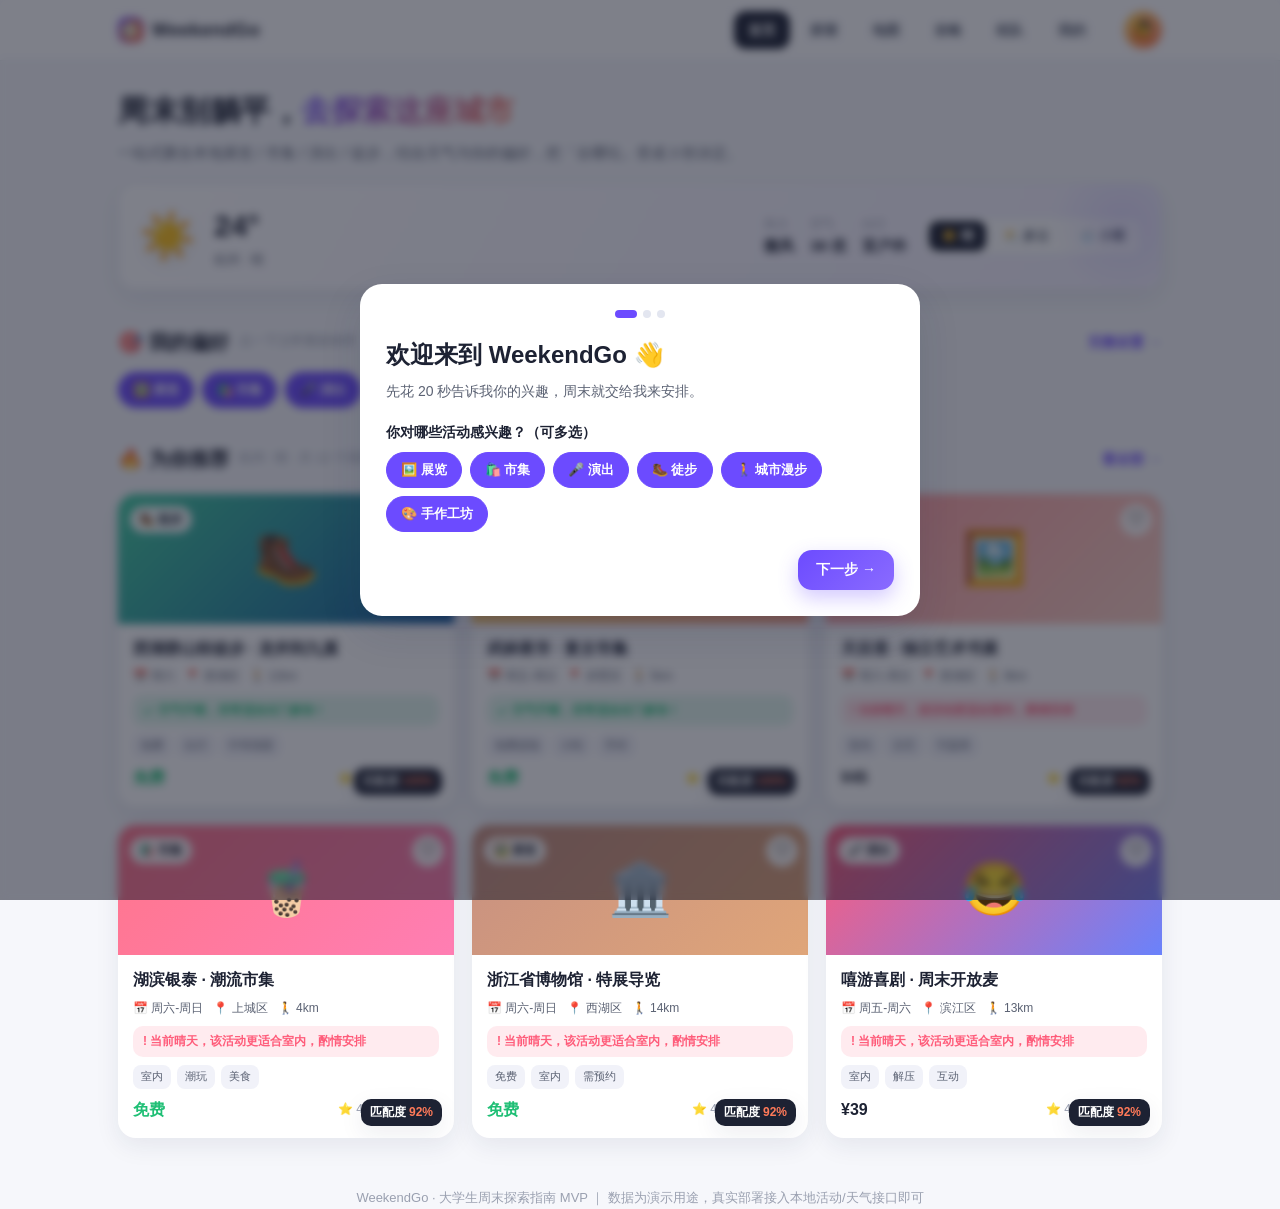
<file: weekend-go/index.html>
<!DOCTYPE html>
<html lang="zh-CN">
<head>
<meta charset="UTF-8">
<meta name="viewport" content="width=device-width, initial-scale=1">
<title>周末城市探索指南 · 不知道去哪玩？让周末自己长出来</title>
<link rel="stylesheet" href="css/style.css">
</head>
<body>

<!-- 导航 -->
<nav class="nav">
  <div class="wrap">
    <a class="logo" href="index.html"><span class="dot">🧭</span>WeekendGo</a>
    <div class="links">
      <a class="active" href="index.html">首页</a>
      <a href="explore.html">探索</a>
      <a href="map.html">地图</a>
      <a href="guide.html">攻略</a>
      <a href="teamup.html">组队</a>
      <a href="profile.html">我的</a>
    </div>
    <a class="me" href="profile.html" data-avatar title="个人主页">🙋</a>
  </div>
</nav>

<div class="wrap">
  <!-- Hero -->
  <section class="hero">
    <h1>周末别躺平，<span class="hl" id="hello">去探索这座城市</span></h1>
    <p>一站式聚合本地展览 / 市集 / 演出 / 徒步，结合天气与你的偏好，把「去哪玩」变成 3 秒决定。</p>

    <div class="weather-card" id="weatherCard"></div>
  </section>

  <!-- 偏好速调 -->
  <div class="section-head">
    <h2>🎯 我的偏好</h2>
    <span class="sub">点一下立即重新推荐</span>
    <a class="more" href="prefs.html">完整设置 →</a>
  </div>
  <div class="chips" id="prefChips"></div>

  <!-- 推荐 -->
  <div class="section-head">
    <h2>🔥 为你推荐</h2>
    <span class="sub" id="recSub"></span>
    <button class="btn btn-ghost" id="shuffleBtn" style="margin-left:auto">🔄 换一批</button>
    <a class="more" href="explore.html">看全部 →</a>
  </div>
  <div class="grid" id="recGrid"></div>

  <footer>WeekendGo · 大学生周末探索指南 MVP ｜ 数据为演示用途，真实部署接入本地活动/天气接口即可</footer>
</div>

<!-- 首次引导弹窗 -->
<div class="overlay hidden" id="onboard">
  <div class="modal" id="onboardModal"></div>
</div>
<div class="toast"></div>

<script src="js/data.js"></script>
<script src="js/app.js"></script>
<script>
/* ---------- 首页逻辑 ---------- */
const wEl = document.getElementById("weatherCard");
function refreshHome(shuffle) {
  const prefs = App.getPrefs();
  const weather = App.getWeather();
  const ranked = App.recommend(ACTIVITIES, prefs, weather);
  let show = ranked.slice(0, 6);
  if (shuffle) {
    const pool = ranked.slice(0, 12);
    for (let i = pool.length - 1; i > 0; i--) {
      const j = Math.floor(Math.random() * (i + 1));
      [pool[i], pool[j]] = [pool[j], pool[i]];
    }
    show = pool.slice(0, 6);
  }
  const fitOf = (a) => App.weatherFitText(a, weather);
  App.renderGrid(document.getElementById("recGrid"), show, {
    score: (a) => a.score,
    reason: (a) => fitOf(a).text,
    fitOk: (a) => fitOf(a).ok,
  });
  document.getElementById("recSub").textContent =
    `${App.CITY} · ${weather.label} · 共 ${ranked.length} 个高匹配活动`;
}

/* 偏好速调 chips */
function renderPrefChips() {
  const prefs = App.getPrefs();
  const el = document.getElementById("prefChips");
  el.innerHTML = App.ACTIVITY_TYPES.map(t => {
    const on = prefs.types.includes(t.key);
    return `<button class="chip ${on ? 'on' : ''}" data-t="${t.key}">${t.emoji} ${t.name}</button>`;
  }).join("") +
  `<button class="chip" data-edit style="background:#fff;border-style:dashed">⚙️ 预算/距离/人数</button>`;
  el.querySelectorAll("[data-t]").forEach(b => b.addEventListener("click", () => {
    const prefs = App.getPrefs();
    const k = b.dataset.t;
    prefs.types.includes(k) ? prefs.types = prefs.types.filter(x => x !== k) : prefs.types.push(k);
    App.setPrefs(prefs); b.classList.toggle("on");
    App.toast("偏好已更新，重新推荐中…"); refreshHome();
  }));
  el.querySelector("[data-edit]").addEventListener("click", () => location.href = "prefs.html");
}

/* 引导弹窗（首次访问） */
function startOnboard() {
  const seen = App.get(STORAGE_KEYS.onboarded, false);
  if (seen) return;
  const steps = [
    { t: "欢迎来到 WeekendGo 👋", l: "先花 20 秒告诉我你的兴趣，周末就交给我来安排。",
      field: `<div class="field"><label>你对哪些活动感兴趣？（可多选）</label><div class="chips" id="obTypes"></div></div>` },
    { t: "预算 & 距离 💰", l: "大学生预算有限，我懂。设定上限，超出的我会标出来。",
      field: `<div class="field"><label>单场可接受票价上限</label>
        <select id="obBudget"><option value="0">不限（土豪随意）</option><option value="30">¥30 以内</option><option value="50" selected>¥50 以内</option><option value="100">¥100 以内</option></select></div>
        <div class="field"><label>可接受出行距离</label>
        <select id="obDist"><option value="8">8km 内（就近）</option><option value="15" selected>15km 内</option><option value="30">30km 内</option></select></div>` },
    { t: "约谁一起？ 👯", l: "一个人也行，一群人也行。我会据此推荐合适规模的活动。",
      field: `<div class="field"><label>偏好同行人数</label>
        <div class="seg" id="obPpl" style="display:inline-flex">
          ${[1,2,3,4,5,6].map(n=>`<button data-p="${n}" class="${n===2?'on':''}">${n===6?'6+':n}人</button>`).join("")}
        </div></div>` },
  ];
  let idx = 0;
  const box = document.getElementById("onboardModal");
  function paint() {
    const s = steps[idx];
    box.innerHTML = `
      <div class="step-dots">${steps.map((_,i)=>`<i class="${i===idx?'on':''}"></i>`).join("")}</div>
      <h2>${s.t}</h2><p class="lead">${s.l}</p>${s.field}
      <div class="row">
        ${idx>0?'<button class="btn btn-ghost" id="obPrev">上一步</button>':''}
        <button class="btn btn-primary" id="obNext">${idx<steps.length-1?'下一步 →':'🎉 开始探索'}</button>
      </div>`;
    if (idx === 0) {
      const ts = box.querySelector("#obTypes");
      ts.innerHTML = App.ACTIVITY_TYPES.map(t=>`<button class="chip on" data-t="${t.key}">${t.emoji} ${t.name}</button>`).join("");
      ts.querySelectorAll("[data-t]").forEach(b=>b.addEventListener("click",()=>b.classList.toggle("on")));
    }
    if (idx === 2) box.querySelectorAll("#obPpl button").forEach(b=>b.addEventListener("click",()=>{
      box.querySelectorAll("#obPpl button").forEach(x=>x.classList.remove("on")); b.classList.add("on");
    }));
    box.querySelector("#obNext").addEventListener("click", () => {
      if (idx < steps.length - 1) { idx++; paint(); }
      else finishOnboard();
    });
    const prev = box.querySelector("#obPrev"); if (prev) prev.addEventListener("click", () => { idx--; paint(); });
  }
  function finishOnboard() {
    const types = [...box.querySelectorAll("#obTypes .chip.on")].map(c => c.dataset.t);
    const ppl = +(box.querySelector("#obPpl .on")?.dataset.p || 2);
    const prefs = Object.assign(App.defaultPrefs(), {
      types: types.length ? types : App.defaultPrefs().types,
      budget: +(document.getElementById("obBudget")?.value || 50),
      distance: +(document.getElementById("obDist")?.value || 15),
      people: ppl,
    });
    App.setPrefs(prefs); App.set(STORAGE_KEYS.onboarded, true);
    document.getElementById("onboard").classList.add("hidden");
    App.toast("偏好已保存，开始为你推荐 🎯");
    renderPrefChips(); refreshHome();
  }
  document.getElementById("onboard").classList.remove("hidden");
  paint();
}

/* init */
App.bindRipple();
App.renderWeather(wEl, refreshHome);
renderPrefChips();
refreshHome();
document.getElementById("shuffleBtn").addEventListener("click", () => { refreshHome(true); App.toast("已为你换一批 🔄"); });
startOnboard();
</script>
</body>
</html>
</file>
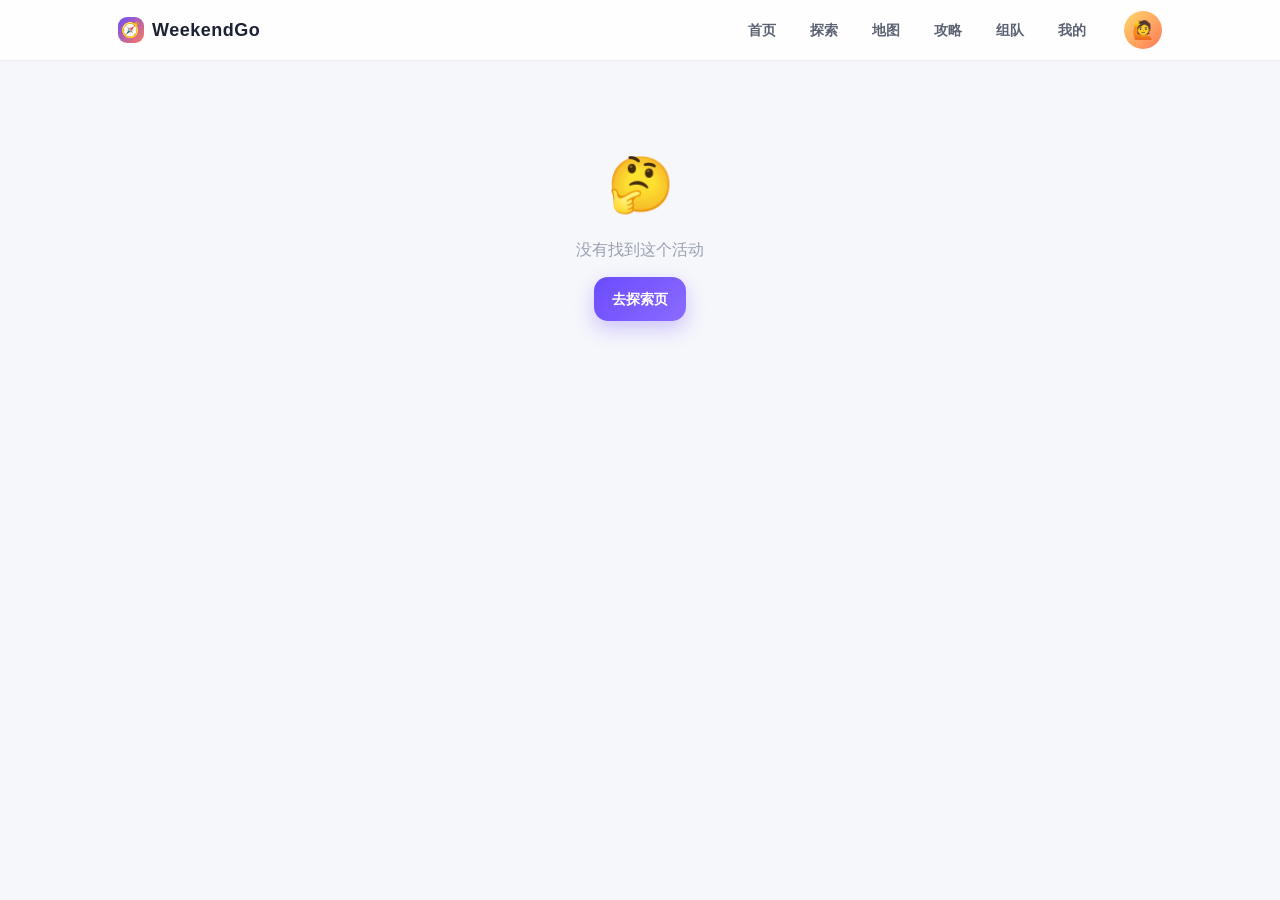
<file: weekend-go/detail.html>
<!DOCTYPE html>
<html lang="zh-CN">
<head>
<meta charset="UTF-8">
<meta name="viewport" content="width=device-width, initial-scale=1">
<title>活动详情 · WeekendGo</title>
<link rel="stylesheet" href="css/style.css">
</head>
<body>
<nav class="nav">
  <div class="wrap">
    <a class="logo" href="index.html"><span class="dot">🧭</span>WeekendGo</a>
    <div class="links">
      <a href="index.html">首页</a>
      <a href="explore.html">探索</a>
      <a href="map.html">地图</a>
      <a href="guide.html">攻略</a>
      <a href="teamup.html">组队</a>
      <a href="profile.html">我的</a>
    </div>
    <a class="me" href="profile.html" data-avatar>🙋</a>
  </div>
</nav>

<div class="wrap" id="root"></div>
<div class="toast"></div>

<!-- 打卡弹窗 -->
<div class="overlay hidden" id="checkinModal"><div class="modal" id="checkinBox"></div></div>
<!-- 组队弹窗 -->
<div class="overlay hidden" id="teamModal"><div class="modal" id="teamBox"></div></div>

<script src="js/data.js"></script>
<script src="js/app.js"></script>
<script>
const id = new URLSearchParams(location.search).get("id");
const a = ACTIVITIES.find(x => x.id === id);
const root = document.getElementById("root");

if (!a) {
  root.innerHTML = `<div class="empty" style="padding:80px"><div class="e-emoji">🤔</div><p>没有找到这个活动</p><a class="btn btn-primary" href="explore.html" style="margin-top:14px">去探索页</a></div>`;
} else {
  const weather = App.getWeather();
  const fit = App.weatherFitText(a, weather);
  const favOn = App.isFav(a.id);
  const favTxt = favOn ? "♥ 已收藏" : "♡ 收藏";
  root.innerHTML = `
    <div class="detail-hero" style="background:${a.cover}">
      <a class="back" href="explore.html">← 返回</a>
      <button class="fav ${favOn?'on':''}" id="favBtn" title="收藏">${favOn?'♥':'♡'}</button>
      ${a.emoji}
    </div>
    <div class="detail-grid">
      <div class="detail-main">
        <h1>${a.title}</h1>
        <div class="tags">${a.tags.map(t=>`<span class="tag">${t}</span>`).join("")} <span class="tag">${App.typeEmoji(a.type)} ${App.typeName(a.type)}</span></div>
        <p style="color:var(--ink-2);margin-top:6px">${a.desc}</p>

        <div class="section-head" style="margin:24px 0 6px"><h2 style="font-size:17px">📋 活动信息</h2></div>
        <div class="info-list">
          <div class="info-row"><div class="k">📅 时间</div><div class="v">${a.date} ｜ ${a.time}</div></div>
          <div class="info-row"><div class="k">📍 地点</div><div class="v">${a.location}（${a.district}）· 距市中心约 ${a.distance}km</div></div>
          <div class="info-row"><div class="k">🚇 交通</div><div class="v">${a.transport}</div></div>
          <div class="info-row"><div class="k">🏠 场地</div><div class="v">${a.indoor?'室内活动':'户外活动'}</div></div>
          <div class="info-row"><div class="k">👥 适合</div><div class="v">${a.people[0]}–${a.people[1]} 人同行（你偏好 ${App.getPrefs().people} 人）</div></div>
          <div class="info-row"><div class="k">⭐ 评分</div><div class="v">${a.rating} 分 ｜ ${a.joined} 人标记想去</div></div>
        </div>

        <div class="notice">
          <b>⚠️ 注意事项：</b><br>${a.tips}
        </div>
      </div>

      <aside class="side-card">
        <div class="${a.price===0?'price-lg free':'price-lg'}">${a.price===0?'免费':('¥'+a.price)}</div>
        <div style="color:var(--ink-3);font-size:13px;margin-top:2px">单人票价</div>
        <div class="wfit ${fit.ok?'good':'bad'}" style="margin-top:12px;font-size:13px">${fit.ok?'✓':'!'} ${fit.text}</div>
        <div class="stat-row"><span>天气</span><span>${weather.emoji} ${weather.label} ${weather.temp}°</span></div>
        <div style="display:flex;flex-direction:column;gap:10px;margin-top:16px">
          <button class="btn btn-primary btn-block" id="checkinBtn">✓ 标记已参加 / 打卡</button>
          <button class="btn btn-ghost btn-block" id="teamBtn">👯 发起组队</button>
          <button class="btn btn-ghost btn-block" id="favBtn2">${favTxt}</button>
        </div>
        <a class="btn btn-sun btn-block" href="teamup.html" style="margin-top:10px">逛逛组队广场 →</a>
      </aside>
    </div>
    <footer>WeekendGo · 大学生周末探索指南 MVP</footer>
  `;

  /* 收藏 */
  function doFav() {
    const on = App.toggleFav(a.id);
    document.getElementById("favBtn").classList.toggle("on", on);
    document.getElementById("favBtn").textContent = on ? "♥" : "♡";
    const b2 = document.getElementById("favBtn2");
    if (b2) { b2.textContent = on ? "♥ 已收藏" : "♡ 收藏"; }
    App.toast(on ? "已收藏 ♥" : "已取消收藏");
  }
  document.getElementById("favBtn").addEventListener("click", doFav);
  document.getElementById("favBtn2").addEventListener("click", doFav);

  /* 打卡弹窗 */
  document.getElementById("checkinBtn").addEventListener("click", () => {
    const checked = App.isChecked(a.id);
    const box = document.getElementById("checkinBox");
    box.innerHTML = `
      <h2>${checked?'✏️ 更新打卡':'✓ 打卡 · '+a.title}</h2>
      <p class="lead">记录下这次体验，会保存在「我的」主页里。</p>
      <div class="field"><label>心情评分</label>
        <div class="seg" id="rateSeg" style="display:inline-flex">
          ${[1,2,3,4,5].map(n=>`<button data-r="${n}" class="${n===5?'on':''}">${'⭐'.repeat(n)}</button>`).join("")}
        </div></div>
      <div class="field"><label>打卡笔记</label>
        <textarea id="note" rows="4" style="width:100%;border:1px solid var(--line);border-radius:12px;padding:10px;font-family:inherit;font-size:14px" placeholder="和谁去的？最推荐哪个环节？花了多少？给后来人一点参考吧～"></textarea></div>
      <div class="field"><label>上传一张照片（可选）</label>
        <input type="file" id="photo" accept="image/*" style="font-size:13px"></div>
      <div class="row">
        ${checked?'<button class="btn btn-ghost" id="delBtn">删除</button>':''}
        <button class="btn btn-primary" id="saveBtn">保存打卡</button>
      </div>`;
    let rate = 5;
    box.querySelectorAll("#rateSeg button").forEach(b=>b.addEventListener("click",()=>{
      box.querySelectorAll("#rateSeg button").forEach(x=>x.classList.remove("on"));b.classList.add("on");rate=+b.dataset.r;}));
    document.getElementById("saveBtn").addEventListener("click", () => {
      const note = document.getElementById("note").value.trim();
      const file = document.getElementById("photo").files[0];
      const finish = (photo) => {
        let list = App.getCheckins().filter(c => c.actId !== a.id);
        list.unshift({ id: "c"+Date.now(), actId: a.id, title: a.title, emoji: a.emoji, cover: a.cover,
          note: note || "（无文字笔记）", rate, photo, date: new Date().toLocaleDateString("zh-CN") });
        App.set(STORAGE_KEYS.checkins, list);
        App.confetti(window.innerWidth/2, window.innerHeight/2);
        document.getElementById("checkinModal").classList.add("hidden");
        App.toast("打卡成功！已记录到「我的」🎉");
      };
      if (file) {
        if (file.size > 1.5*1024*1024) { App.toast("图片略大，已跳过上传"); finish(null); return; }
        const r = new FileReader(); r.onload = () => finish(r.result); r.readAsDataURL(file);
      } else finish(null);
    });
    const del = document.getElementById("delBtn");
    if (del) del.addEventListener("click", () => {
      App.removeCheckin(a.id);
      document.getElementById("checkinModal").classList.add("hidden");
      App.toast("已删除该打卡");
    });
    document.getElementById("checkinModal").classList.remove("hidden");
  });
  document.getElementById("checkinModal").addEventListener("click", e => { if (e.target.id === "checkinModal") e.currentTarget.classList.add("hidden"); });

  /* 组队弹窗 */
  document.getElementById("teamBtn").addEventListener("click", () => {
    const box = document.getElementById("teamBox");
    box.innerHTML = `
      <h2>👯 发起组队 · ${a.title}</h2>
      <p class="lead">说一句组队需求，缺几个人，发到广场等小伙伴来拼。</p>
      <div class="field"><label>已有 / 总人数</label>
        <div style="display:flex;gap:10px">
          <select id="have"><option>1</option><option>2</option><option>3</option></select>
          <span style="align-self:center">/</span>
          <select id="total"><option>2</option><option selected>4</option><option>6</option><option>8</option></select>
        </div></div>
      <div class="field"><label>留言</label>
        <textarea id="tNote" rows="3" style="width:100%;border:1px solid var(--line);border-radius:12px;padding:10px;font-family:inherit;font-size:14px" placeholder="比如：周六一起去，女生优先 / 可拼车 / AA 门票"></textarea></div>
      <div class="field"><label>联系方式</label>
        <input id="tContact" style="width:100%;border:1px solid var(--line);border-radius:12px;padding:10px;font-size:14px" placeholder="微信 / 留言区扣1 等"></div>
      <div class="row"><button class="btn btn-primary" id="postBtn">发布组队</button></div>`;
    document.getElementById("postBtn").addEventListener("click", () => {
      App.addTeam({ id:"t"+Date.now(), actId:a.id, user:"我", people:+document.getElementById("have").value,
        total:+document.getElementById("total").value, note:document.getElementById("tNote").value||"（没写留言）",
        contact:document.getElementById("tContact").value||"评论区扣1", time:a.date });
      document.getElementById("teamModal").classList.add("hidden");
      App.confetti(window.innerWidth/2, window.innerHeight/2);
      App.toast("组队已发布，去广场看看吧 👯");
    });
    document.getElementById("teamModal").classList.remove("hidden");
  });
  document.getElementById("teamModal").addEventListener("click", e => { if (e.target.id === "teamModal") e.currentTarget.classList.add("hidden"); });

  App.bindRipple();
}
</script>
</body>
</html>
</file>
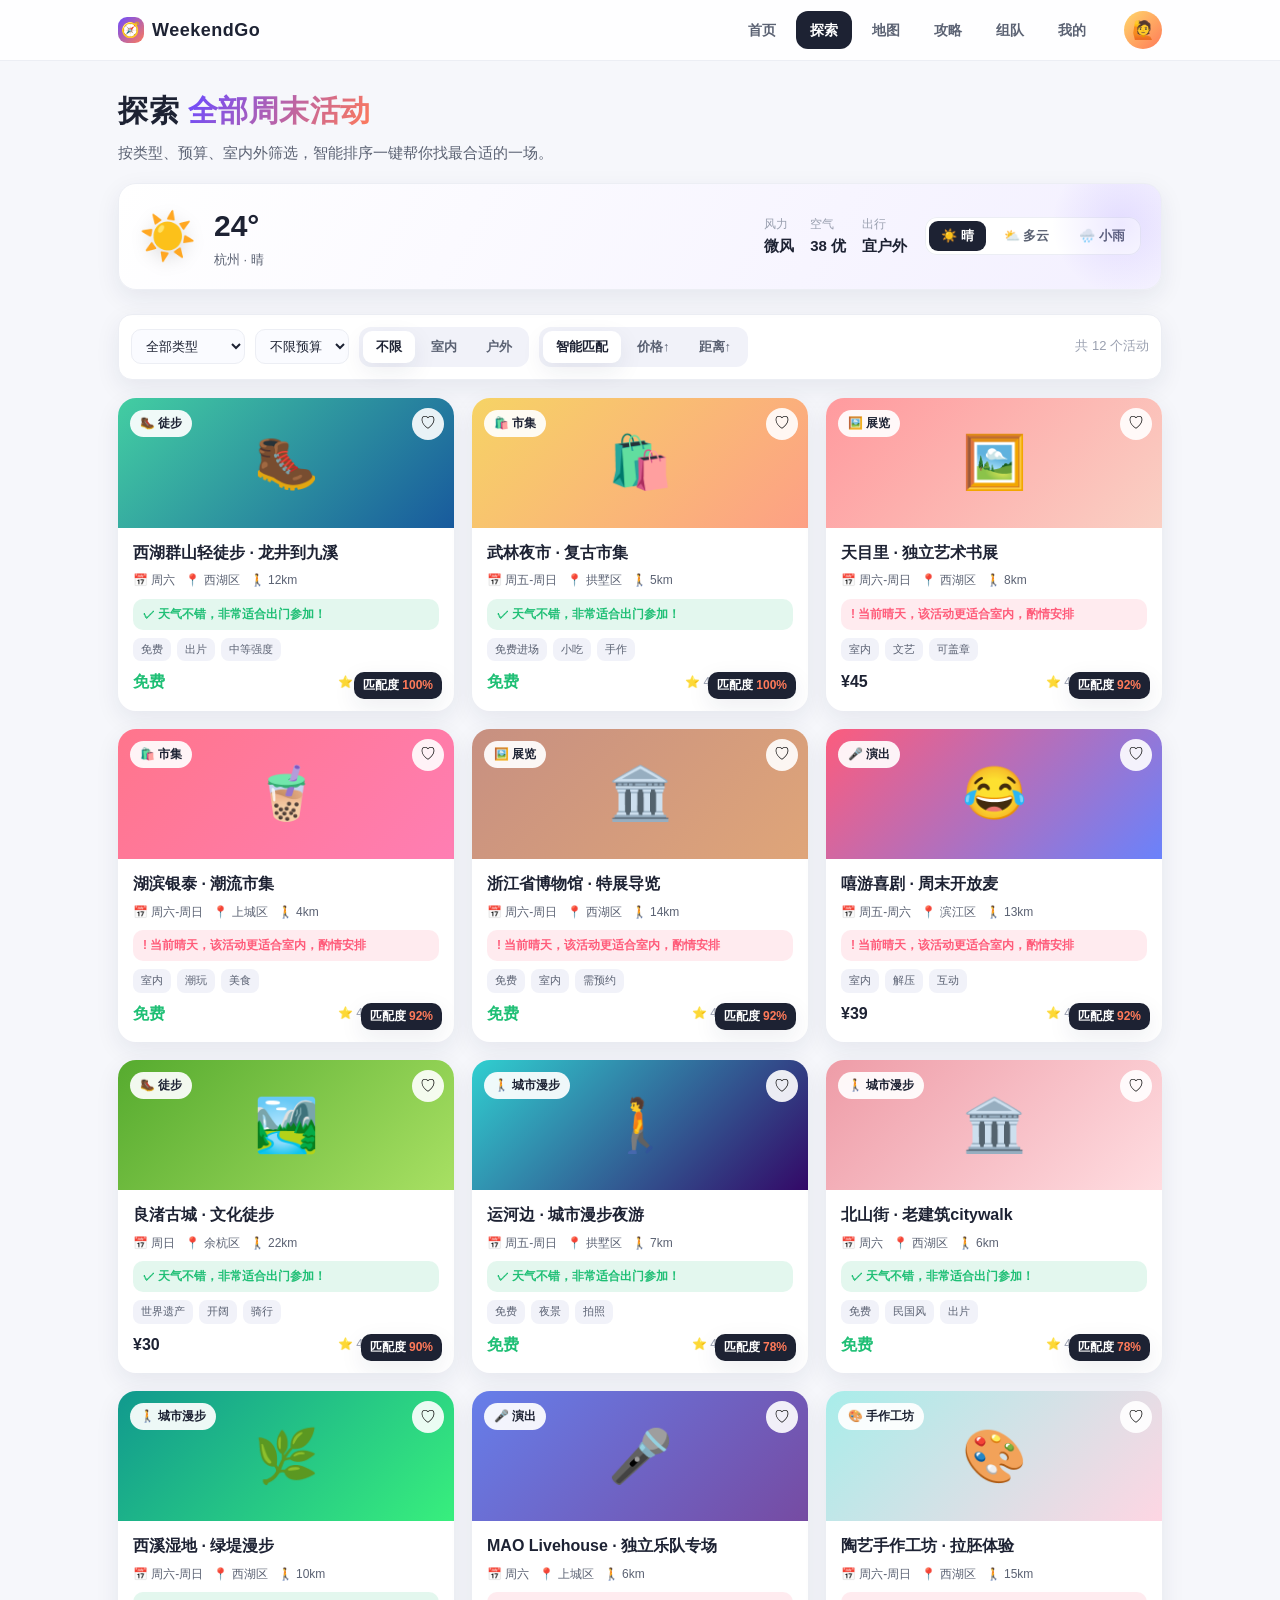
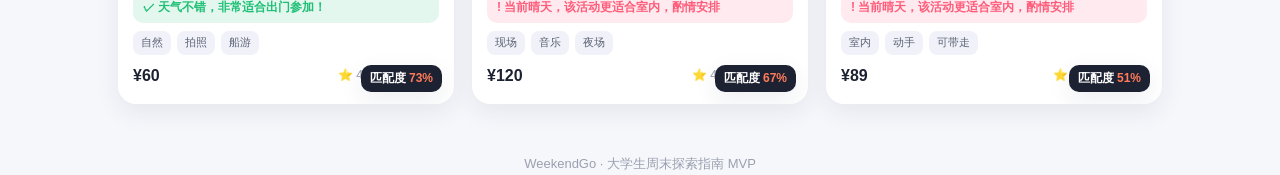
<file: weekend-go/explore.html>
<!DOCTYPE html>
<html lang="zh-CN">
<head>
<meta charset="UTF-8">
<meta name="viewport" content="width=device-width, initial-scale=1">
<title>探索 · WeekendGo</title>
<link rel="stylesheet" href="css/style.css">
</head>
<body>
<nav class="nav">
  <div class="wrap">
    <a class="logo" href="index.html"><span class="dot">🧭</span>WeekendGo</a>
    <div class="links">
      <a href="index.html">首页</a>
      <a class="active" href="explore.html">探索</a>
      <a href="map.html">地图</a>
      <a href="guide.html">攻略</a>
      <a href="teamup.html">组队</a>
      <a href="profile.html">我的</a>
    </div>
    <a class="me" href="profile.html" data-avatar>🙋</a>
  </div>
</nav>

<div class="wrap">
  <section class="hero">
    <h1>探索 <span class="hl">全部周末活动</span></h1>
    <p>按类型、预算、室内外筛选，智能排序一键帮你找最合适的一场。</p>
    <div class="weather-card" id="weatherCard"></div>
  </section>

  <!-- 筛选栏 -->
  <div class="filters" id="filters" style="margin-top:18px">
    <select id="fType">
      <option value="">全部类型</option>
      <option value="exhibition">🖼️ 展览</option>
      <option value="market">🛍️ 市集</option>
      <option value="show">🎤 演出</option>
      <option value="hiking">🥾 徒步</option>
      <option value="walk">🚶 城市漫步</option>
      <option value="workshop">🎨 手作工坊</option>
    </select>
    <select id="fBudget">
      <option value="9999">不限预算</option>
      <option value="0">仅免费</option>
      <option value="30">≤ ¥30</option>
      <option value="50">≤ ¥50</option>
      <option value="100">≤ ¥100</option>
    </select>
    <div class="seg" id="fIndoor">
      <button data-v="" class="on">不限</button>
      <button data-v="1">室内</button>
      <button data-v="0">户外</button>
    </div>
    <div class="seg" id="fSort">
      <button data-v="match" class="on">智能匹配</button>
      <button data-v="price">价格↑</button>
      <button data-v="dist">距离↑</button>
    </div>
    <span class="grow" id="count"></span>
  </div>

  <div class="grid" id="grid" style="margin:18px 0 40px"></div>
  <footer>WeekendGo · 大学生周末探索指南 MVP</footer>
</div>
<div class="toast"></div>

<script src="js/data.js"></script>
<script src="js/app.js"></script>
<script>
const wEl=document.getElementById("weatherCard");
App.bindRipple();
App.renderWeather(wEl);
const state={type:"",budget:9999,indoor:"",sort:"match"};

function apply(){
  const prefs=App.getPrefs(), weather=App.getWeather();
  let list=ACTIVITIES.filter(a=>{
    if(state.type && a.type!==state.type) return false;
    if(state.budget===0 && a.price!==0) return false;
    if(state.budget!==0 && state.budget!==9999 && a.price>state.budget) return false;
    if(state.indoor!=="" && String(+a.indoor)!==state.indoor) return false;
    return true;
  });
  if(state.sort==="match"){
    list=App.recommend(list,prefs,weather);
  }else if(state.sort==="price"){
    list=[...list].sort((x,y)=>x.price-y.price);
  }else{
    list=[...list].sort((x,y)=>x.distance-y.distance);
  }
  document.getElementById("count").textContent=`共 ${list.length} 个活动`;
  const fitOf = (a)=>App.weatherFitText(a,weather);
  App.renderGrid(document.getElementById("grid"), list,
    state.sort==="match"
      ? {score:a=>a.score, reason:a=>fitOf(a).text, fitOk:a=>fitOf(a).ok}
      : {reason:a=>fitOf(a).text, fitOk:a=>fitOf(a).ok});
}

document.getElementById("fType").addEventListener("change",e=>{state.type=e.target.value;apply();});
document.getElementById("fBudget").addEventListener("change",e=>{state.budget=+e.target.value;apply();});
document.querySelectorAll("#fIndoor button").forEach(b=>b.addEventListener("click",()=>{
  document.querySelectorAll("#fIndoor button").forEach(x=>x.classList.remove("on"));b.classList.add("on");
  state.indoor=b.dataset.v;apply();}));
document.querySelectorAll("#fSort button").forEach(b=>b.addEventListener("click",()=>{
  document.querySelectorAll("#fSort button").forEach(x=>x.classList.remove("on"));b.classList.add("on");
  state.sort=b.dataset.v;apply();}));

apply();
</script>
</body>
</html>
</file>
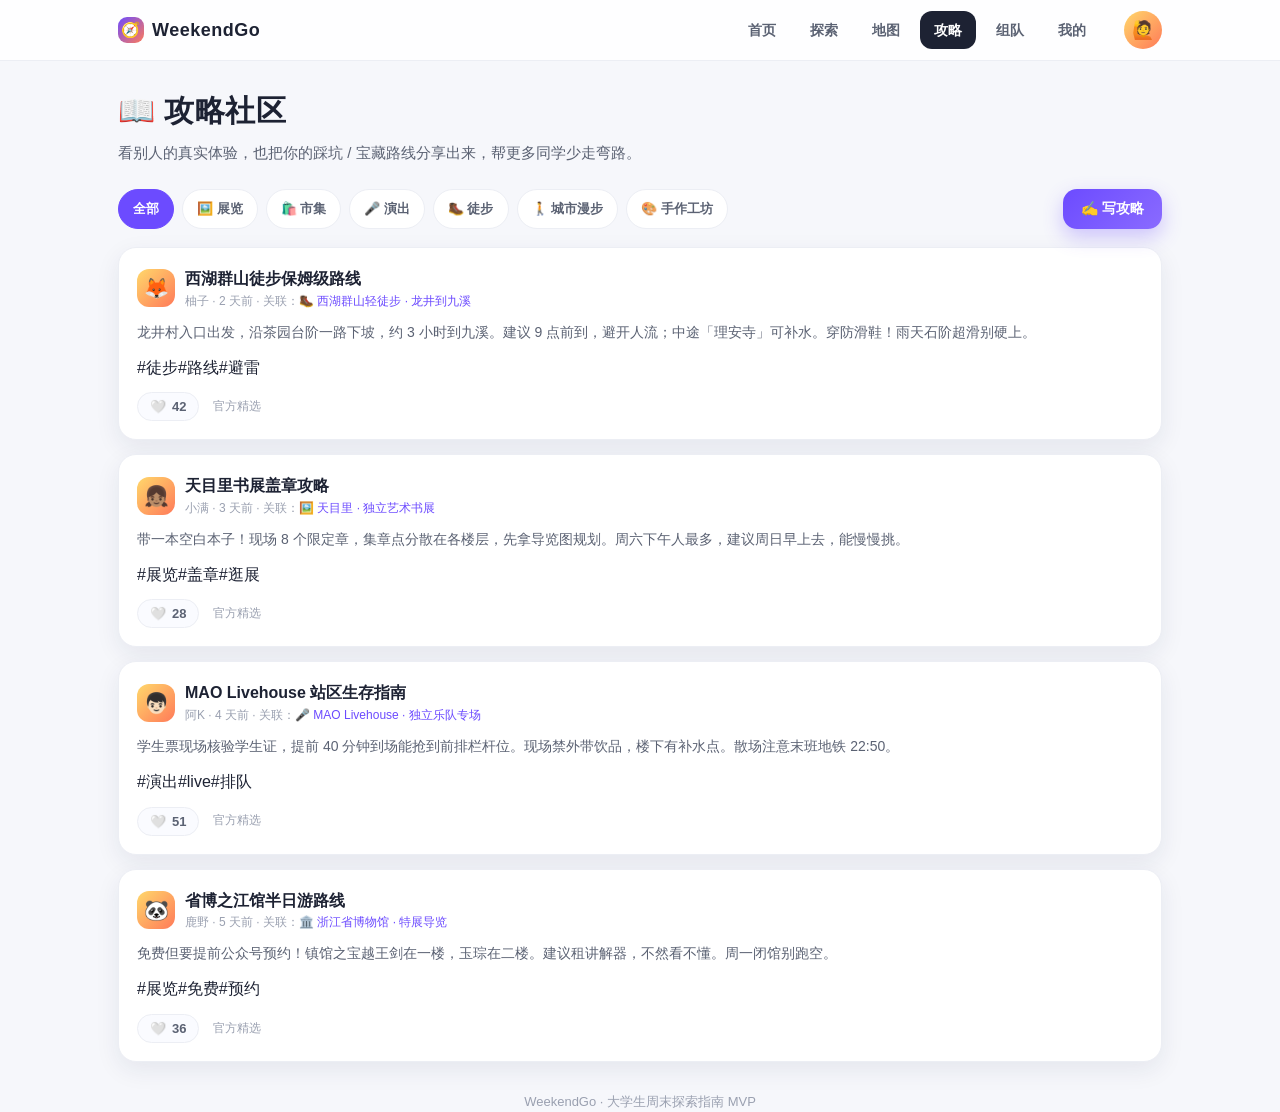
<file: weekend-go/guide.html>
<!DOCTYPE html>
<html lang="zh-CN">
<head>
<meta charset="UTF-8">
<meta name="viewport" content="width=device-width, initial-scale=1">
<title>攻略社区 · WeekendGo</title>
<link rel="stylesheet" href="css/style.css">
</head>
<body>
<nav class="nav">
  <div class="wrap">
    <a class="logo" href="index.html"><span class="dot">🧭</span>WeekendGo</a>
    <div class="links">
      <a href="index.html">首页</a>
      <a href="explore.html">探索</a>
      <a href="map.html">地图</a>
      <a class="active" href="guide.html">攻略</a>
      <a href="teamup.html">组队</a>
      <a href="profile.html">我的</a>
    </div>
    <a class="me" href="profile.html" data-avatar title="个人主页">🙋</a>
  </div>
</nav>

<div class="wrap">
  <section class="hero">
    <h1>📖 攻略社区</h1>
    <p>看别人的真实体验，也把你的踩坑 / 宝藏路线分享出来，帮更多同学少走弯路。</p>
  </section>

  <div style="display:flex;gap:10px;margin:18px 0">
    <div class="chips" id="gFilter" style="flex:1">
      <button class="chip on" data-t="">全部</button>
    </div>
    <button class="btn btn-primary" id="writeOpen" style="margin-left:auto;white-space:nowrap">✍️ 写攻略</button>
  </div>

  <div id="guideList"></div>
  <footer style="margin-top:30px">WeekendGo · 大学生周末探索指南 MVP</footer>
</div>
<div class="toast"></div>

<div class="overlay hidden" id="writeModal"><div class="modal" id="writeBox"></div></div>

<script src="js/data.js"></script>
<script src="js/app.js"></script>
<script>
const listEl=document.getElementById("guideList");

function allGuides(){
  const seed=App.SEED_GUIDES.map(g=>({...g,seed:true}));
  const mine=App.get(STORAGE_KEYS.guides,[]).map(g=>({...g,seed:false}));
  return [...mine,...seed];
}
function likedSet(){return App.get(STORAGE_KEYS.likedGuides,[]);}

function render(){
  const ft=document.querySelector("#gFilter .chip.on").dataset.t;
  let gs=allGuides();
  if(ft) gs=gs.filter(g=>{const a=ACTIVITIES.find(x=>x.id===g.actId);return a&&a.type===ft;});
  const liked=likedSet();
  if(!gs.length){listEl.innerHTML=`<div class="empty"><div class="e-emoji">📝</div><p>这个分类还没有攻略，来写第一篇！</p></div>`;return;}
  listEl.innerHTML=gs.map(g=>{
    const a=ACTIVITIES.find(x=>x.id===g.actId)||{title:"（已下架活动）",type:"",emoji:"📌"};
    const likes=g.likes+(liked.includes(g.id)?1:0);
    return `
    <div class="guide-card">
      <div class="g-head">
        <div class="g-ava">${g.avatar||"🙋"}</div>
        <div>
          <h4>${g.title}</h4>
          <div class="g-meta">${g.author} · ${g.time} · 关联：<a href="detail.html?id=${a.id}" style="color:var(--brand)">${a.emoji} ${a.title}</a></div>
        </div>
      </div>
      <div class="g-body">${g.body}</div>
      <div class="tags" style="margin-top:10px">${g.tags.map(t=>`<span class="tag">#${t}</span>`).join("")}</div>
      <div class="g-foot">
        <button class="like-btn ${liked.includes(g.id)?'on':''}" data-like="${g.id}"><span class="hk">${liked.includes(g.id)?'❤️':'🤍'}</span> <span class="lc">${likes}</span></button>
        ${g.seed?'<span class="g-meta">官方精选</span>':'<span class="g-meta">我的发布</span>'}
      </div>
    </div>`;
  }).join("");
  listEl.querySelectorAll("[data-like]").forEach(b=>b.addEventListener("click",()=>{
    let s=likedSet();
    const id=b.dataset.like;
    s.includes(id)?s=s.filter(x=>x!==id):s.push(id);
    App.set(STORAGE_KEYS.likedGuides,s);
    const g=allGuides().find(x=>x.id===id);
    const on=s.includes(id);
    b.classList.toggle("on",on);
    b.querySelector(".hk").textContent=on?'❤️':'🤍';
    b.querySelector(".lc").textContent=g.likes+(on?1:0);
  }));
}

/* 活动类型筛选 chips（JS 渲染，避免静态模板不执行） */
const gf=document.getElementById("gFilter");
App.ACTIVITY_TYPES.forEach(t=>{const b=document.createElement("button");b.className="chip";b.dataset.t=t.key;b.textContent=`${t.emoji} ${t.name}`;gf.appendChild(b);});
document.querySelectorAll("#gFilter .chip").forEach(c=>c.addEventListener("click",()=>{
  document.querySelectorAll("#gFilter .chip").forEach(x=>x.classList.remove("on"));c.classList.add("on");render();
}));

/* 写攻略弹窗 */
document.getElementById("writeOpen").addEventListener("click",()=>{
  const box=document.getElementById("writeBox");
  box.innerHTML=`
    <h2>✍️ 写攻略</h2><p class="lead">分享一次真实体验，关联对应活动更好找。</p>
    <div class="field"><label>关联活动</label>
      <select id="wAct" style="width:100%;padding:10px;border-radius:12px;border:1px solid var(--line)">
        ${ACTIVITIES.map(a=>`<option value="${a.id}">${a.emoji} ${a.title}</option>`).join("")}
      </select></div>
    <div class="field"><label>标题</label>
      <input id="wTitle" style="width:100%;border:1px solid var(--line);border-radius:12px;padding:10px;font-size:14px" placeholder="一句话说清这篇攻略讲啥"></div>
    <div class="field"><label>内容</label>
      <textarea id="wBody" rows="5" style="width:100%;border:1px solid var(--line);border-radius:12px;padding:10px;font-family:inherit;font-size:14px" placeholder="路线 / 避雷点 / 花费 / 最佳时间……越具体越有用"></textarea></div>
    <div class="field"><label>标签（逗号分隔）</label>
      <input id="wTags" style="width:100%;border:1px solid var(--line);border-radius:12px;padding:10px;font-size:13px" placeholder="如：徒步,路线,避雷"></div>
    <div class="row"><button class="btn btn-primary" id="wSend">发布攻略</button></div>`;
  document.getElementById("wSend").addEventListener("click",()=>{
    const title=document.getElementById("wTitle").value.trim();
    const body=document.getElementById("wBody").value.trim();
    if(!title||!body){App.toast("标题和内容都要填哦");return;}
    const prof=App.getProfile();
    const tags=(document.getElementById("wTags").value||"").split(/[,，]/).map(t=>t.trim()).filter(Boolean);
    const mine=App.get(STORAGE_KEYS.guides,[]);
    mine.unshift({id:"g"+Date.now(),actId:document.getElementById("wAct").value,author:prof.nickname,
      avatar:prof.avatar,title,body,tags:tags.length?tags:["攻略"],likes:0,time:"刚刚"});
    App.set(STORAGE_KEYS.guides,mine);
    document.getElementById("writeModal").classList.add("hidden");
    App.confetti(window.innerWidth/2,window.innerHeight/2);
    App.toast("攻略发布成功 🎉"); render();
  });
  document.getElementById("writeModal").classList.remove("hidden");
});
document.getElementById("writeModal").addEventListener("click",e=>{if(e.target.id==="writeModal")e.currentTarget.classList.add("hidden");});

App.bindRipple(); render();
</script>
</body>
</html>
</file>
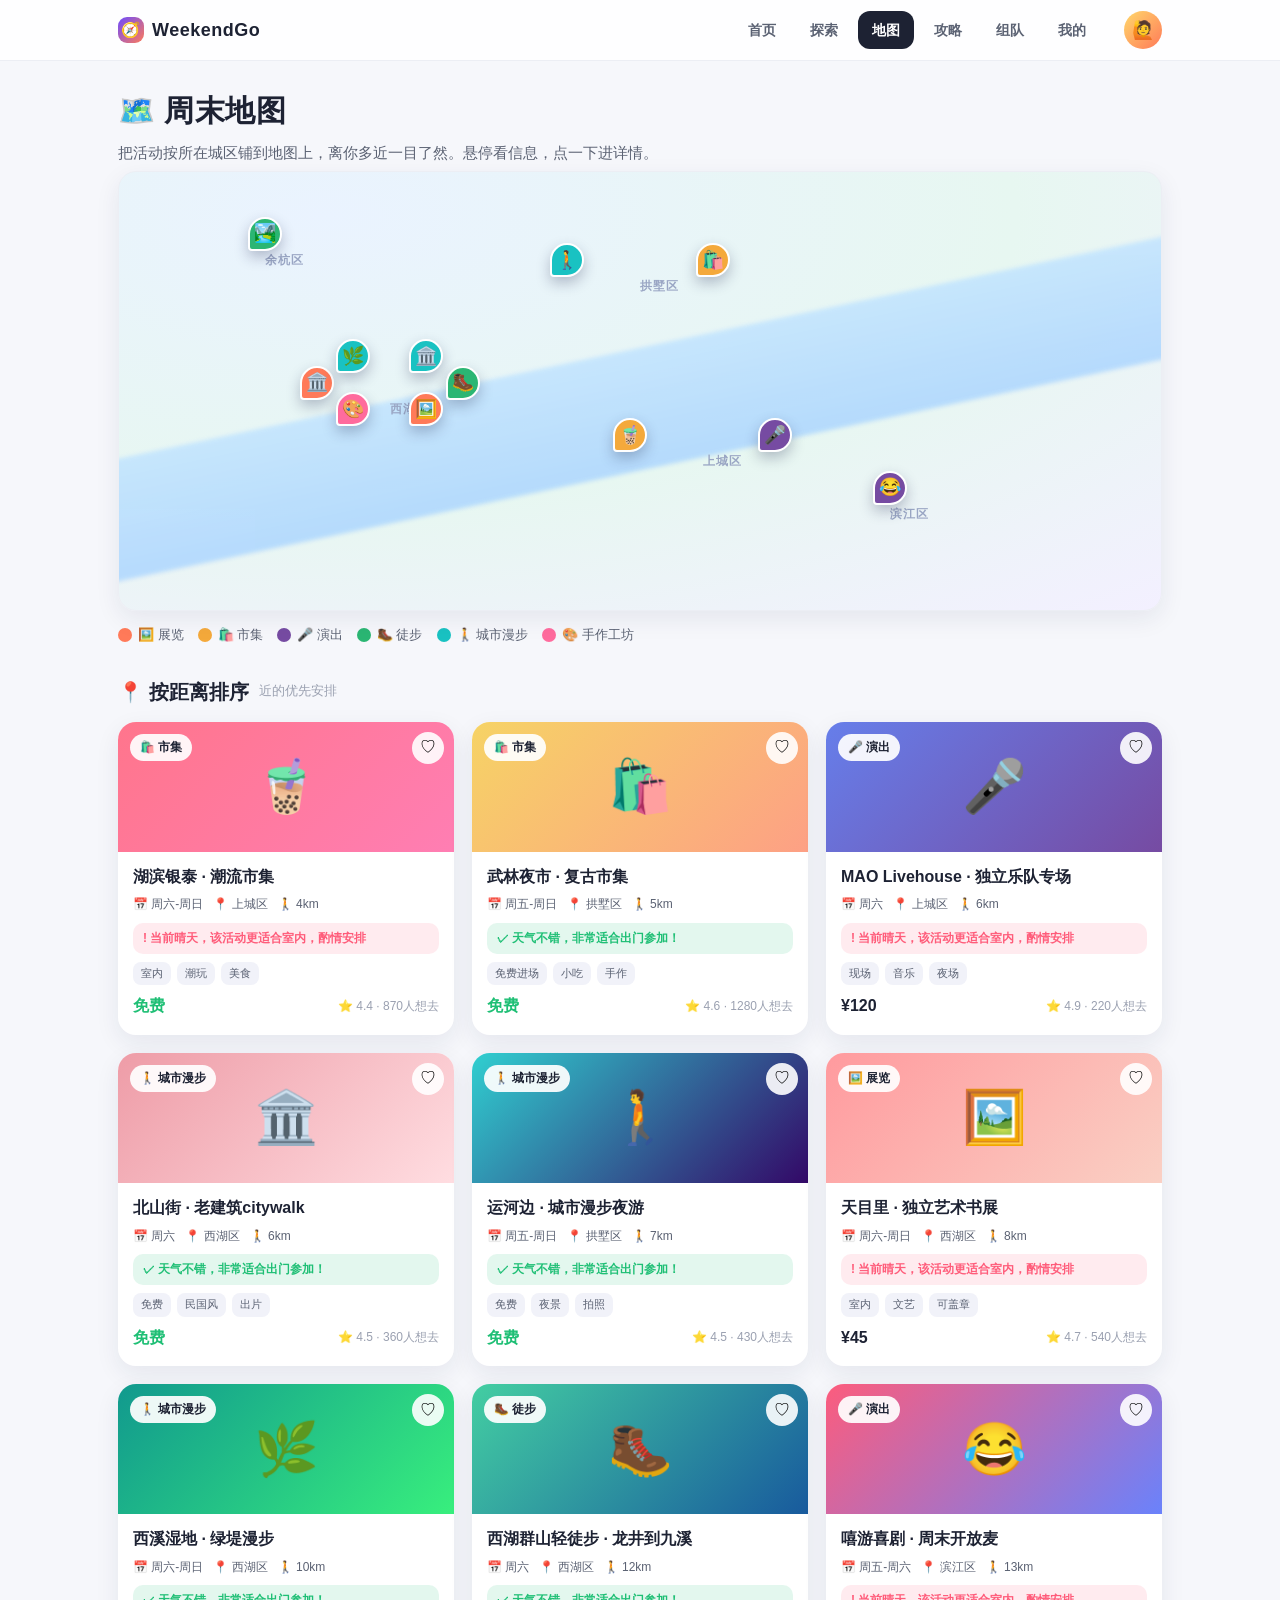
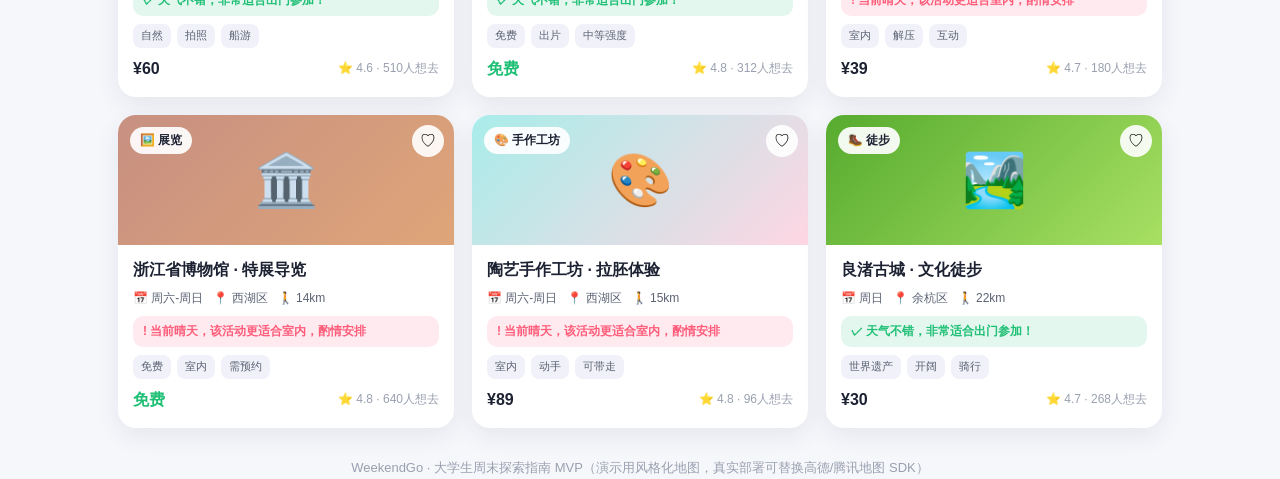
<file: weekend-go/map.html>
<!DOCTYPE html>
<html lang="zh-CN">
<head>
<meta charset="UTF-8">
<meta name="viewport" content="width=device-width, initial-scale=1">
<title>地图 · WeekendGo</title>
<link rel="stylesheet" href="css/style.css">
</head>
<body>
<nav class="nav">
  <div class="wrap">
    <a class="logo" href="index.html"><span class="dot">🧭</span>WeekendGo</a>
    <div class="links">
      <a href="index.html">首页</a>
      <a href="explore.html">探索</a>
      <a class="active" href="map.html">地图</a>
      <a href="guide.html">攻略</a>
      <a href="teamup.html">组队</a>
      <a href="profile.html">我的</a>
    </div>
    <a class="me" href="profile.html" data-avatar title="个人主页">🙋</a>
  </div>
</nav>

<div class="wrap">
  <section class="hero">
    <h1>🗺️ 周末地图</h1>
    <p>把活动按所在城区铺到地图上，离你多近一目了然。悬停看信息，点一下进详情。</p>
  </section>

  <div class="map-wrap" id="map"></div>

  <div class="map-legend" id="legend"></div>

  <div class="section-head"><h2>📍 按距离排序</h2>
    <span class="sub">近的优先安排</span></div>
  <div class="grid" id="nearby"></div>

  <footer style="margin-top:30px">WeekendGo · 大学生周末探索指南 MVP（演示用风格化地图，真实部署可替换高德/腾讯地图 SDK）</footer>
</div>
<div class="toast"></div>

<script src="js/data.js"></script>
<script src="js/app.js"></script>
<script>
const COLORS={exhibition:"#ff7a59",market:"#f4a93b",show:"#764ba2",hiking:"#2bb673",walk:"#19c2c2",workshop:"#ff6b9d"};
const map=document.getElementById("map");

// 分组并按城区铺点（同城多个活动做小范围散开）
const groups={};
ACTIVITIES.forEach(a=>{(groups[a.district]=groups[a.district]||[]).push(a);});
let pinsHTML="";
Object.entries(groups).forEach(([dist,arr])=>{
  const base=App.DISTRICT_COORDS[dist]||{x:50,y:50};
  pinsHTML+=`<div class="map-district" style="left:${base.x}%;top:${base.y}%">${dist}</div>`;
  arr.forEach((a,i)=>{
    const ang=(i/Math.max(arr.length,1))*Math.PI*2;
    const r=arr.length>1?7:0;
    const x=Math.min(92,Math.max(6,base.x+Math.cos(ang)*r));
    const y=Math.min(90,Math.max(8,base.y+Math.sin(ang)*r));
    pinsHTML+=`<a class="pin" href="detail.html?id=${a.id}" style="left:${x}%;top:${y}%">
      <span class="tt">${a.emoji} ${a.title} · ${a.price===0?'免费':'¥'+a.price}</span>
      <span class="dot" style="background:${COLORS[a.type]}">${a.emoji}</span>
    </a>`;
  });
});
map.innerHTML=`<div class="map-river"></div>${pinsHTML}`;

// 图例
document.getElementById("legend").innerHTML=App.ACTIVITY_TYPES.map(t=>
  `<span class="lg"><span class="sw" style="background:${COLORS[t.key]}"></span>${t.emoji} ${t.name}</span>`).join("");

// 近处活动列表（复用卡片）
const near=[...ACTIVITIES].sort((x,y)=>x.distance-y.distance);
App.renderGrid(document.getElementById("nearby"),near,{reason:a=>App.weatherFitText(a,App.getWeather()).text,fitOk:a=>App.weatherFitText(a,App.getWeather()).ok});

App.bindRipple();
</script>
</body>
</html>
</file>
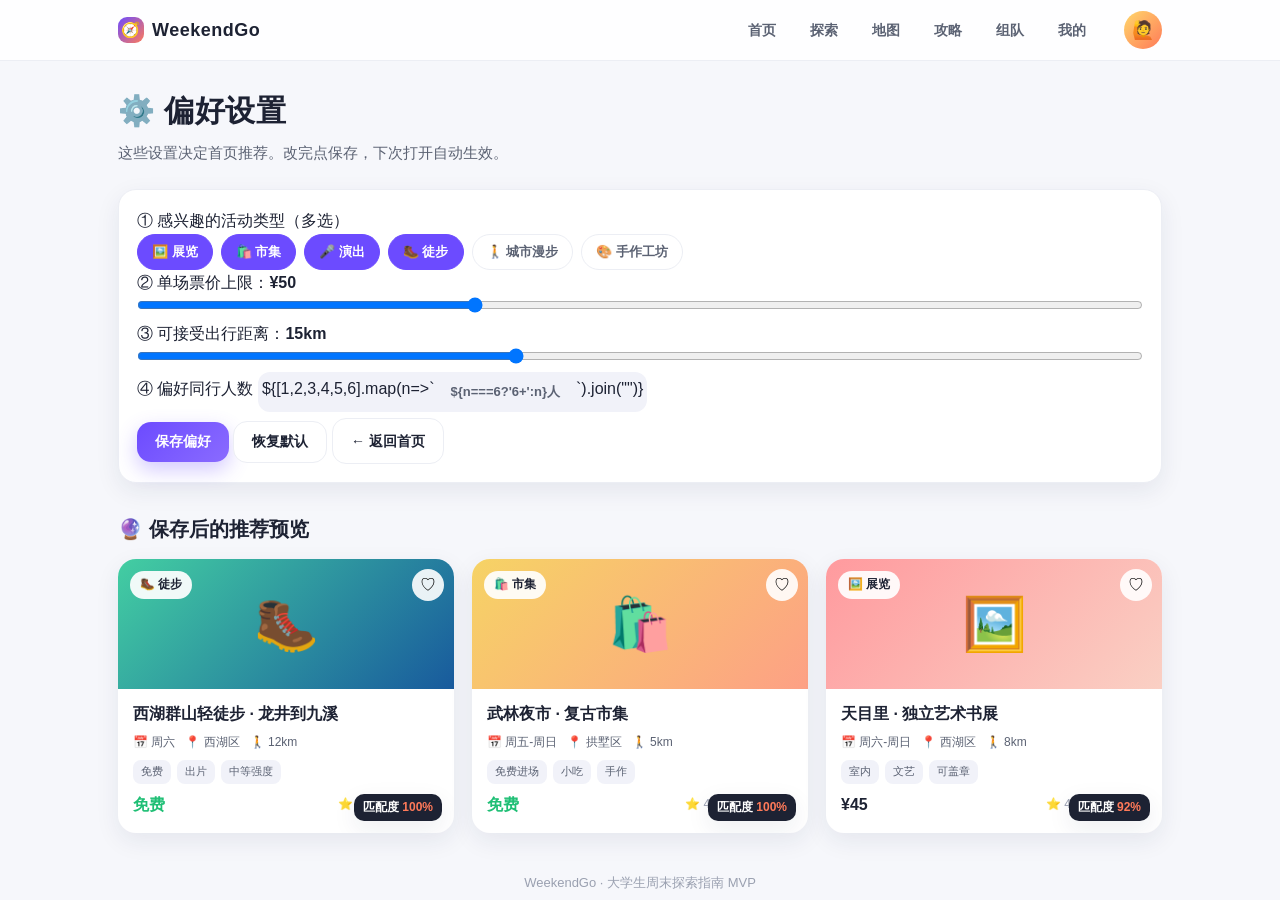
<file: weekend-go/prefs.html>
<!DOCTYPE html>
<html lang="zh-CN">
<head>
<meta charset="UTF-8">
<meta name="viewport" content="width=device-width, initial-scale=1">
<title>偏好设置 · WeekendGo</title>
<link rel="stylesheet" href="css/style.css">
</head>
<body>
<nav class="nav">
  <div class="wrap">
    <a class="logo" href="index.html"><span class="dot">🧭</span>WeekendGo</a>
    <div class="links">
      <a href="index.html">首页</a>
      <a href="explore.html">探索</a>
      <a href="map.html">地图</a>
      <a href="guide.html">攻略</a>
      <a href="teamup.html">组队</a>
      <a href="profile.html">我的</a>
    </div>
    <a class="me" href="profile.html" data-avatar>🙋</a>
  </div>
</nav>

<div class="wrap">
  <section class="hero"><h1>⚙️ 偏好设置</h1>
    <p>这些设置决定首页推荐。改完点保存，下次打开自动生效。</p></section>

  <div class="pref-card">
    <div class="field"><label>① 感兴趣的活动类型（多选）</label>
      <div class="chips" id="types"></div></div>
    <div class="field"><label>② 单场票价上限：<b id="budgetVal">¥50</b></label>
      <input type="range" id="budget" min="0" max="150" step="10" value="50" style="width:100%"></div>
    <div class="field"><label>③ 可接受出行距离：<b id="distVal">15km</b></label>
      <input type="range" id="dist" min="3" max="35" step="1" value="15" style="width:100%"></div>
    <div class="field"><label>④ 偏好同行人数</label>
      <div class="seg" id="people" style="display:inline-flex">
        ${[1,2,3,4,5,6].map(n=>`<button data-p="${n}">${n===6?'6+':n}人</button>`).join("")}
      </div></div>
    <div class="row" style="justify-content:flex-start;gap:10px;margin-top:6px">
      <button class="btn btn-primary" id="save">保存偏好</button>
      <button class="btn btn-ghost" id="reset">恢复默认</button>
      <a class="btn btn-ghost" href="index.html">← 返回首页</a>
    </div>
  </div>

  <div class="section-head"><h2>🔮 保存后的推荐预览</h2></div>
  <div class="grid" id="preview"></div>

  <footer style="margin-top:40px">WeekendGo · 大学生周末探索指南 MVP</footer>
</div>
<div class="toast"></div>

<script src="js/data.js"></script>
<script src="js/app.js"></script>
<script>
const p = App.getPrefs();
const typesEl = document.getElementById("types");
typesEl.innerHTML = App.ACTIVITY_TYPES.map(t=>`<button class="chip ${p.types.includes(t.key)?'on':''}" data-t="${t.key}">${t.emoji} ${t.name}</button>`).join("");
typesEl.querySelectorAll("[data-t]").forEach(b=>b.addEventListener("click",()=>b.classList.toggle("on")));

const budget=document.getElementById("budget"), budgetVal=document.getElementById("budgetVal");
budget.value=p.budget; budgetVal.textContent="¥"+p.budget;
budget.addEventListener("input",()=>budgetVal.textContent="¥"+budget.value);

const dist=document.getElementById("dist"), distVal=document.getElementById("distVal");
dist.value=p.distance; distVal.textContent=p.distance+"km";
dist.addEventListener("input",()=>distVal.textContent=dist.value+"km");

const people=document.getElementById("people");
people.querySelectorAll("button").forEach(b=>{ if(+b.dataset.p===p.people) b.classList.add("on");
  b.addEventListener("click",()=>{people.querySelectorAll("button").forEach(x=>x.classList.remove("on"));b.classList.add("on");});});

function preview(){
  const cur={types:[...typesEl.querySelectorAll(".chip.on")].map(c=>c.dataset.t),
    budget:+budget.value, distance:+dist.value,
    people:+(people.querySelector(".on")?.dataset.p||2)};
  const weather=App.getWeather();
  const list=App.recommend(ACTIVITIES,cur,weather).slice(0,3);
  App.renderGrid(document.getElementById("preview"),list,{score:true});
  document.querySelectorAll("#preview .card").forEach((c,i)=>{const m=c.querySelector(".match");if(m)m.innerHTML=`匹配度 <b>${list[i].score}%</b>`;});
}
document.getElementById("save").addEventListener("click",()=>{
  const np={types:[...typesEl.querySelectorAll(".chip.on")].map(c=>c.dataset.t),
    budget:+budget.value, distance:+dist.value,
    people:+(people.querySelector(".on")?.dataset.p||2)};
  App.setPrefs(np); App.toast("偏好已保存 ✅"); preview();
});
document.getElementById("reset").addEventListener("click",()=>{App.setPrefs(App.defaultPrefs());location.reload();});
App.bindRipple(); preview();
</script>
</body>
</html>
</file>
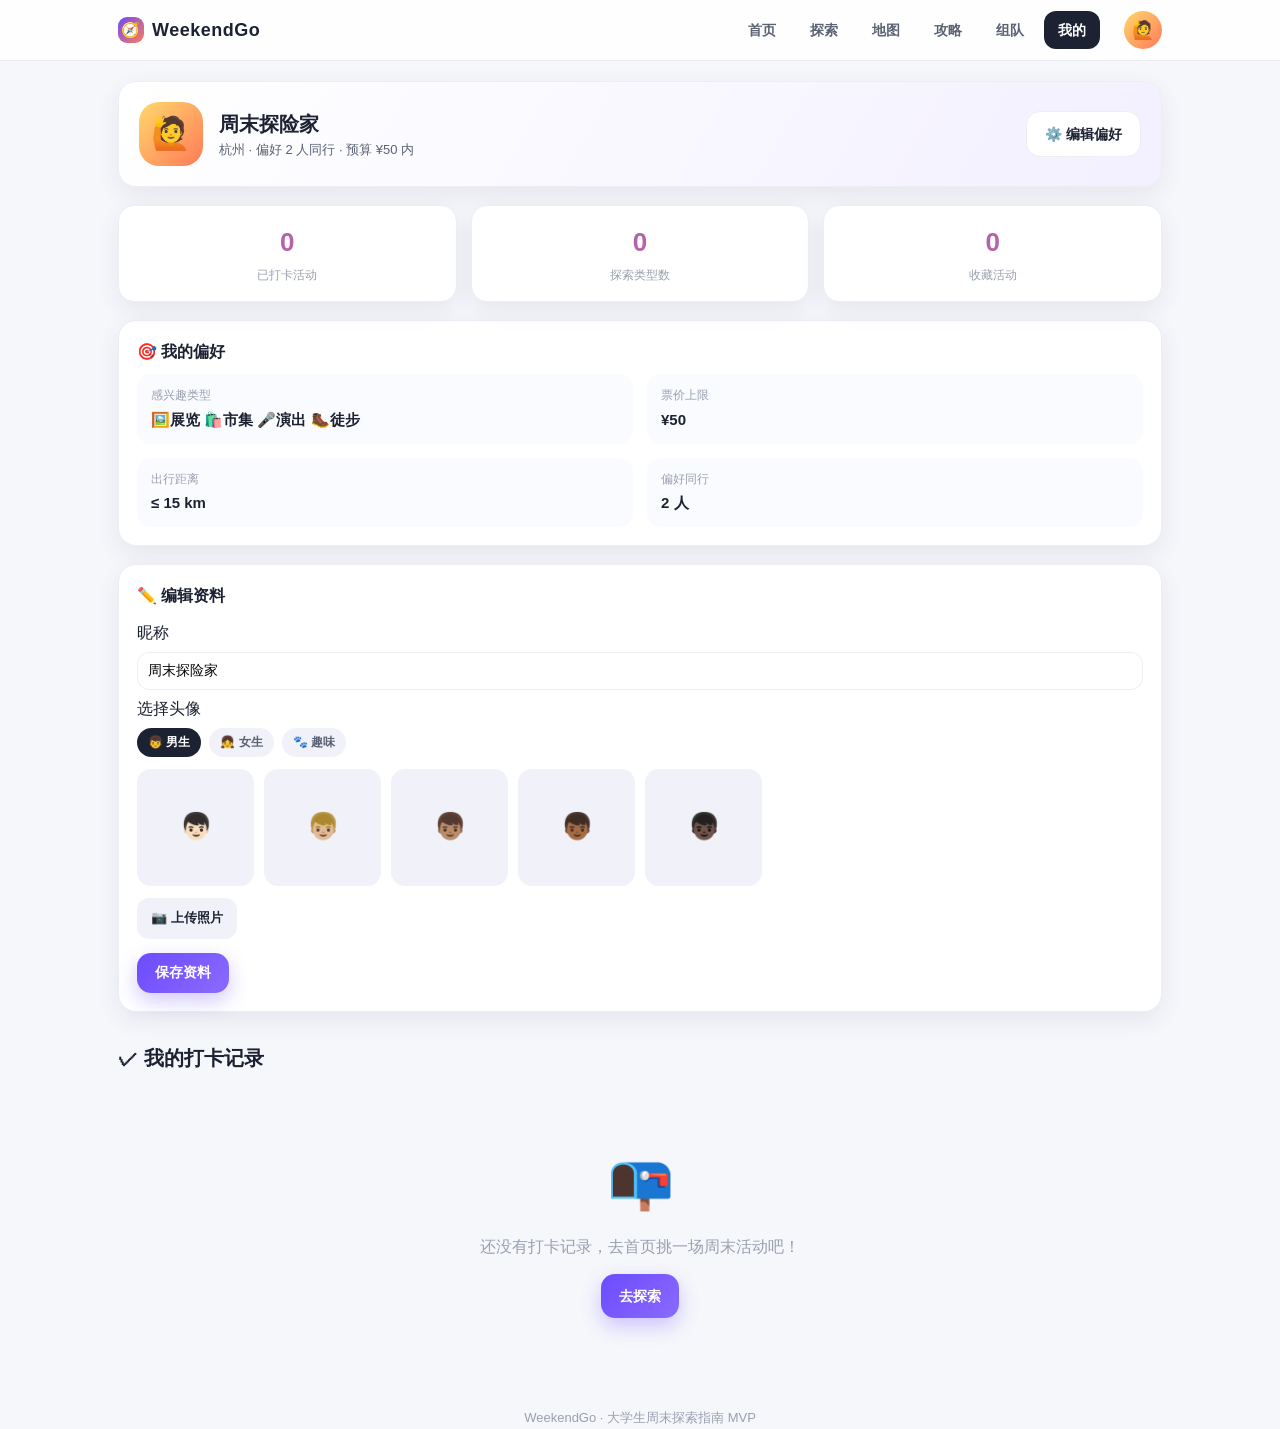
<file: weekend-go/profile.html>
<!DOCTYPE html>
<html lang="zh-CN">
<head>
<meta charset="UTF-8">
<meta name="viewport" content="width=device-width, initial-scale=1">
<title>我的 · WeekendGo</title>
<link rel="stylesheet" href="css/style.css">
</head>
<body>
<nav class="nav">
  <div class="wrap">
    <a class="logo" href="index.html"><span class="dot">🧭</span>WeekendGo</a>
    <div class="links">
      <a href="index.html">首页</a>
      <a href="explore.html">探索</a>
      <a href="map.html">地图</a>
      <a href="guide.html">攻略</a>
      <a href="teamup.html">组队</a>
      <a class="active" href="profile.html">我的</a>
    </div>
    <a class="me" href="profile.html" data-avatar>🙋</a>
  </div>
</nav>

<div class="wrap">
  <div class="profile-head">
    <div class="avatar" data-avatar>🙋</div>
    <div>
      <h2 style="font-size:20px" data-nick>周末探险家</h2>
      <p style="color:var(--ink-2);font-size:13px" id="cityLine"></p>
    </div>
    <a class="btn btn-ghost" href="prefs.html" style="margin-left:auto">⚙️ 编辑偏好</a>
  </div>

  <div class="stat-cards">
    <div class="stat-box"><div class="n" id="sCount">0</div><div class="l">已打卡活动</div></div>
    <div class="stat-box"><div class="n" id="sType">0</div><div class="l">探索类型数</div></div>
    <div class="stat-box"><div class="n" id="sFav">0</div><div class="l">收藏活动</div></div>
  </div>

  <div class="pref-card">
    <h3 style="font-size:16px;font-weight:800">🎯 我的偏好</h3>
    <div class="pref-grid" id="prefGrid"></div>
  </div>

  <div class="pref-card">
    <h3 style="font-size:16px;font-weight:800">✏️ 编辑资料</h3>
    <div class="field" style="margin-top:12px"><label>昵称</label>
      <input class="nick-input" id="nick" maxlength="12" placeholder="给自己起个名字吧"></div>
    <div class="field" style="margin-top:6px"><label>选择头像</label>
      <div class="avatar-cats" id="avatarCats"></div>
      <div class="avatar-grid" id="avatarGrid"></div>
      <label class="upload-btn" for="avatarUpload" style="margin-top:12px">📷 上传照片</label>
      <input type="file" id="avatarUpload" accept="image/*" hidden>
    </div>
    <div class="row" style="justify-content:flex-start;margin-top:14px">
      <button class="btn btn-primary" id="saveProfile">保存资料</button>
    </div>
  </div>

  <div class="section-head"><h2>✓ 我的打卡记录</h2>
    <span class="sub" id="ciSub"></span></div>
  <div id="checkinList"></div>

  <footer style="margin-top:40px">WeekendGo · 大学生周末探索指南 MVP</footer>
</div>
<div class="toast"></div>

<script src="js/data.js"></script>
<script src="js/app.js"></script>
<script>
const prefs=App.getPrefs(), checkins=App.getCheckins(), favs=App.getFavs();

document.getElementById("cityLine").textContent=`${App.CITY} · 偏好 ${prefs.people} 人同行 · 预算 ¥${prefs.budget} 内`;

// 统计（带数字滚动动画）
App.animateCount(document.getElementById("sCount"), checkins.length);
const typeCount=new Set(checkins.map(c=>{const act=ACTIVITIES.find(a=>a.id===c.actId);return act?act.type:"";})).size;
App.animateCount(document.getElementById("sType"), typeCount);
App.animateCount(document.getElementById("sFav"), favs.length);

// 偏好概览
document.getElementById("prefGrid").innerHTML=`
  <div class="pref-item"><div class="t">感兴趣类型</div><div class="v">${prefs.types.map(t=>App.typeEmoji(t)+App.typeName(t)).join(" ")||"全部"}</div></div>
  <div class="pref-item"><div class="t">票价上限</div><div class="v">¥${prefs.budget}${prefs.budget===0?'(只看免费)':''}</div></div>
  <div class="pref-item"><div class="t">出行距离</div><div class="v">≤ ${prefs.distance} km</div></div>
  <div class="pref-item"><div class="t">偏好同行</div><div class="v">${prefs.people} 人</div></div>`;

// 打卡列表
const listEl=document.getElementById("checkinList");
document.getElementById("ciSub").textContent=checkins.length?`共 ${checkins.length} 条`:"";
if(!checkins.length){
  listEl.innerHTML=`<div class="empty"><div class="e-emoji">📭</div><p>还没有打卡记录，去首页挑一场周末活动吧！</p><a class="btn btn-primary" href="index.html" style="margin-top:14px">去探索</a></div>`;
}else{
  listEl.innerHTML=checkins.map(c=>`
    <div class="checkin">
      <div class="thumb" style="background:${c.cover}">${c.emoji}</div>
      <div class="ci-body">
        <h4>${c.title} <span style="color:var(--sun)">${'⭐'.repeat(c.rate)}</span></h4>
        <div class="ci-note">${c.note}</div>
        ${c.photo?`<img class="ci-photo" src="${c.photo}" alt="打卡照片">`:""}
        <div class="ci-foot"><span>📅 ${c.date}</span><button class="chip" data-del="${c.id}" style="padding:2px 10px">删除</button></div>
      </div>
    </div>`).join("");
  listEl.querySelectorAll("[data-del]").forEach(b=>b.addEventListener("click",()=>{
    App.removeCheckin(b.dataset.del);
    App.toast("已删除该打卡"); location.reload();
  }));
}

/* 头像 / 昵称编辑 */
const profile=App.getProfile();
document.getElementById("nick").value=profile.nickname;
let pendingAvatar=profile.avatar;
const cats=[["male","👦 男生"],["female","👧 女生"],["fun","🐾 趣味"]];
const catEl=document.getElementById("avatarCats"), gridEl=document.getElementById("avatarGrid");
let curCat="male";
function renderCats(){
  catEl.innerHTML=cats.map(([k,name])=>`<span class="cat ${k===curCat?'on':''}" data-c="${k}">${name}</span>`).join("");
  catEl.querySelectorAll("[data-c]").forEach(s=>s.addEventListener("click",()=>{curCat=s.dataset.c;renderCats();renderGrid();}));
}
function renderGrid(){
  const list=App.AVATAR_PRESETS[curCat];
  gridEl.innerHTML=list.map(e=>`<div class="avatar-opt ${e===pendingAvatar?'on':''}" data-a="${e}">${e}</div>`).join("");
  gridEl.querySelectorAll("[data-a]").forEach(o=>o.addEventListener("click",()=>{
    pendingAvatar=o.dataset.a; renderGrid();
  }));
}
renderCats(); renderGrid();
document.getElementById("avatarUpload").addEventListener("change",e=>{
  const f=e.target.files[0]; if(!f)return;
  if(f.size>1.5*1024*1024){App.toast("图片略大，请选 1.5MB 内");return;}
  const r=new FileReader(); r.onload=()=>{pendingAvatar=r.result;renderGrid();App.toast("已选自定义头像，点保存生效");}; r.readAsDataURL(f);
});
document.getElementById("saveProfile").addEventListener("click",()=>{
  App.setProfile({nickname:document.getElementById("nick").value.trim()||"周末探险家",avatar:pendingAvatar});
  App.syncAvatar();
  App.confetti(window.innerWidth/2,window.innerHeight/2);
  App.toast("资料已保存 ✅");
});

App.bindRipple();
</script>
</body>
</html>
</file>
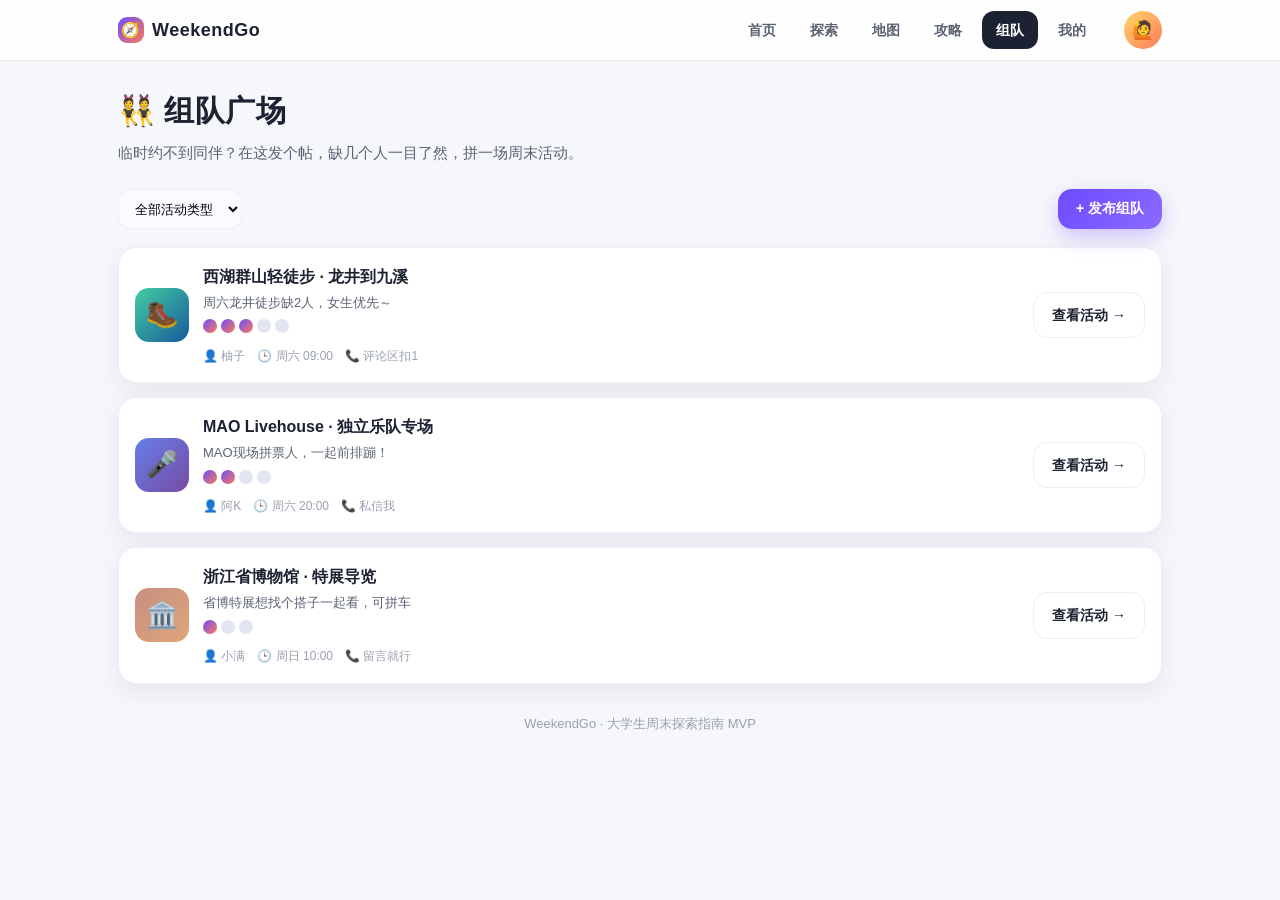
<file: weekend-go/teamup.html>
<!DOCTYPE html>
<html lang="zh-CN" data-page-node-id="leCaMXoop0F3FfzLU1MNSp">
<head data-page-node-id="HoD57jTh3dNvg64U8zF9ZM">
<meta charset="UTF-8" data-page-node-id="RpBqpwa9NmvkOr3FVdA27v">
<meta name="viewport" content="width=device-width, initial-scale=1" data-page-node-id="dhW1UXo5XZaADH4NvEBNZ3">
<title>组队广场 · WeekendGo</title>
<link rel="stylesheet" href="css/style.css" data-page-node-id="1TiRZ4oVQvhFtgk2GtVN6i">
</head>
<body data-page-node-id="FvzOVUesjLJcaRPVKVUnQp">
<nav class="nav" data-page-node-id="aLC7yTGSVi0cLYmSrM9GZw">
  <div class="wrap" data-page-node-id="BXA5dsYeUu4SGbqe8GKfGu">
    <a class="logo" href="index.html" data-page-node-id="Rv0Efk4BdWCCzHASxs3kkU"><span class="dot" data-page-node-id="cUCxb6CVF7fOiY8P5dGtaT">🧭</span>WeekendGo</a>
    <div class="links" data-page-node-id="FLirKZ26Dre2uQ6HsoCTrR">
      <a href="index.html" data-page-node-id="RXngEh0hlODMv6CYFkqB7z">首页</a>
      <a href="explore.html" data-page-node-id="dlXMD5FoMHCD4hH8CtrIc2">探索</a>
      <a href="map.html">地图</a>
      <a href="guide.html">攻略</a>
      <a class="active" href="teamup.html" data-page-node-id="z5kcSiEdJ2pMy5F666bYHN">组队</a>
      <a href="profile.html" data-page-node-id="wZ6kyaNjSgdkbQWzJlDmEA">我的</a>
    </div>
    <a class="me" href="profile.html" data-page-node-id="m8WSdH3DlpAFjLmqaW6VRr" data-avatar>🙋</a>
  </div>
</nav>

<div class="wrap" data-page-node-id="8xSJ5AtFQlGuX0H2deEDXf">
  <section class="hero" data-page-node-id="ligcFQl90Yor69Z5Q74jd5"><h1 data-page-node-id="R5VFJGUeMqm651NqWy9fvf">👯 组队广场</h1>
    <p data-page-node-id="WCedPDNqDje6QtdNMhqgWf">临时约不到同伴？在这发个帖，缺几个人一目了然，拼一场周末活动。</p></section>

  <div style="display:flex;gap:10px;margin:18px 0" data-page-node-id="oHBCQ8MbBqGnkO0OQOAp3U">
    <select id="filterType" style="font-family:inherit;font-size:13px;padding:9px 12px;border-radius:12px;border:1px solid var(--line);background:#fafbff" data-page-node-id="GKZHBtb9tWZrOe6pBtQyAO">
      <option value="" data-page-node-id="gBfQv9dSoPc4UiaeJTVWmX">全部活动类型</option>
      <option value="exhibition" data-page-node-id="LoIG6v2LNizb91KrbWGzjL">🖼️ 展览</option>
      <option value="market" data-page-node-id="fUxGtAN5ERmZGJZIMhvKy9">🛍️ 市集</option>
      <option value="show" data-page-node-id="2ZK1CuiBndb19gOylUQYB2">🎤 演出</option>
      <option value="hiking" data-page-node-id="upweZFXWrqxuwDXMptNWfZ">🥾 徒步</option>
      <option value="walk" data-page-node-id="frCynUA4zM8E35Ehccz9l5">🚶 城市漫步</option>
      <option value="workshop" data-page-node-id="FFGaoMm81oYymRWlZ5vo60">🎨 手作工坊</option>
    </select>
    <button class="btn btn-primary" id="postOpen" style="margin-left:auto" data-page-node-id="A0ngwLrUiLKmP7PqnK6FIF">+ 发布组队</button>
  </div>

  <div id="teamList" data-page-node-id="kFzgFko7SbJkA1kQI4HsxF"></div>
  <footer style="margin-top:30px" data-page-node-id="EvF1n3AdqjLuFWemctKhGg">WeekendGo · 大学生周末探索指南 MVP</footer>
</div>
<div class="toast" data-page-node-id="t0AGkvHcCAfw8UauLNcKaC"></div>

<!-- 发布弹窗 -->
<div class="overlay hidden" id="postModal" data-page-node-id="KA8EqtfW1cgqw8lXiueTNt"><div class="modal" id="postBox" data-page-node-id="21Oz9xCetfiX861AVfDq0Q"></div></div>

<script src="js/data.js"></script>
<script src="js/app.js"></script>
<script>
const listEl=document.getElementById("teamList");

function render(){
  const ft=document.getElementById("filterType").value;
  let teams=App.getTeams();
  if(ft) teams=teams.filter(t=>{const a=ACTIVITIES.find(x=>x.id===t.actId);return a&&a.type===ft;});
  if(!teams.length){listEl.innerHTML=`<div class="empty"><div class="e-emoji">🫥</div><p>该类型还没有组队帖，来当第一个吧！</p></div>`;return;}
  listEl.innerHTML=teams.map(t=>{
    const a=ACTIVITIES.find(x=>x.id===t.actId)||{title:"（已下架活动）",emoji:"📌",cover:"#ccc",type:"",id:""};
    const filled=Math.min(t.people,t.total);
    const dots=Array.from({length:t.total},(_,i)=>`<i class="${i<filled?'f':''}"></i>`).join("");
    return `
    <div class="team-card">
      <div class="badge" style="background:${a.cover}">${a.emoji}</div>
      <div class="tc-body">
        <h4>${a.title}</h4>
        <div class="note">${t.note}</div>
        <div class="people-bar">${dots}</div>
        <div class="meta"><span>👤 ${t.user}</span><span>🕒 ${t.time}</span><span>📞 ${t.contact}</span></div>
      </div>
      <a class="btn btn-ghost" href="detail.html?id=${a.id}">查看活动 →</a>
    </div>`;
  }).join("");
}
document.getElementById("filterType").addEventListener("change",render);

document.getElementById("postOpen").addEventListener("click",()=>{
  const box=document.getElementById("postBox");
  box.innerHTML=`
    <h2>👯 发布组队</h2><p class="lead">从本周活动中选一场，告诉大伙你缺几个人。</p>
    <div class="field"><label>选择活动</label>
      <select id="pAct" style="width:100%;padding:10px;border-radius:12px;border:1px solid var(--line)">
        ${ACTIVITIES.map(a=>`<option value="${a.id}">${a.emoji} ${a.title}</option>`).join("")}
      </select></div>
    <div class="field"><label>已有 / 总人数</label>
      <div style="display:flex;gap:10px"><select id="pHave"><option>1</option><option>2</option><option>3</option></select>
      <span style="align-self:center">/</span>
      <select id="pTotal"><option>2</option><option selected>4</option><option>6</option><option>8</option></select></div></div>
    <div class="field"><label>留言</label>
      <textarea id="pNote" rows="3" style="width:100%;border:1px solid var(--line);border-radius:12px;padding:10px;font-family:inherit;font-size:14px" placeholder="比如：周六一起去，女生优先 / 可拼车 / AA 门票"></textarea></div>
    <div class="field"><label>联系方式</label>
      <input id="pContact" style="width:100%;border:1px solid var(--line);border-radius:12px;padding:10px;font-size:14px" placeholder="微信 / 留言区扣1"></div>
    <div class="row"><button class="btn btn-primary" id="pSend">发布</button></div>`;
  document.getElementById("pSend").addEventListener("click",()=>{
    const act=ACTIVITIES.find(a=>a.id===document.getElementById("pAct").value);
    App.addTeam({id:"t"+Date.now(),actId:act.id,user:"我",people:+document.getElementById("pHave").value,
      total:+document.getElementById("pTotal").value,note:document.getElementById("pNote").value||"（没写留言）",
      contact:document.getElementById("pContact").value||"评论区扣1",time:act.date});
    document.getElementById("postModal").classList.add("hidden");
    App.confetti(window.innerWidth/2,window.innerHeight/2);
    App.toast("组队已发布 🎉"); render();
  });
  document.getElementById("postModal").classList.remove("hidden");
});
document.getElementById("postModal").addEventListener("click",e=>{if(e.target.id==="postModal")e.currentTarget.classList.add("hidden");});

App.bindRipple(); render();
</script>
</body>
</html>
</file>
<file: weekend-go/css/style.css>
/* =========================================================
 * 周末城市探索指南 · 样式
 * 设计语言：年轻、活力、明快；圆角卡片 + 渐变 + 微交互
 * ========================================================= */
:root{
  --bg:#f6f7fb;
  --card:#ffffff;
  --ink:#1d2233;
  --ink-2:#5b6273;
  --ink-3:#9aa0b0;
  --line:#eceef4;
  --brand:#6c4bff;
  --brand-2:#ff7a59;
  --accent:#19c2c2;
  --sun:#ffb02e;
  --good:#1fbf75;
  --bad:#ff5c7a;
  --shadow:0 8px 24px rgba(31,38,79,.08);
  --shadow-lg:0 16px 40px rgba(31,38,79,.14);
  --r:18px;
}
*{box-sizing:border-box;margin:0;padding:0}
html,body{height:100%}
body{
  font-family:-apple-system,BlinkMacSystemFont,"PingFang SC","Microsoft YaHei",Segoe UI,Roboto,sans-serif;
  background:var(--bg);color:var(--ink);line-height:1.6;
  -webkit-font-smoothing:antialiased;
}
a{color:inherit;text-decoration:none}
button{font-family:inherit;cursor:pointer;border:none;background:none}
img{max-width:100%}
.wrap{max-width:1080px;margin:0 auto;padding:0 18px}
.hidden{display:none!important}
.fade-in{animation:fade .5s ease both}
@keyframes fade{from{opacity:0;transform:translateY(10px)}to{opacity:1;transform:none}}

/* ---------- 顶部导航 ---------- */
.nav{position:sticky;top:0;z-index:50;background:rgba(255,255,255,.86);backdrop-filter:blur(12px);border-bottom:1px solid var(--line)}
.nav .wrap{display:flex;align-items:center;gap:18px;height:60px}
.logo{display:flex;align-items:center;gap:8px;font-weight:800;font-size:18px;letter-spacing:.5px}
.logo .dot{width:26px;height:26px;border-radius:9px;background:linear-gradient(135deg,var(--brand),var(--brand-2));display:grid;place-items:center;font-size:15px}
.nav .links{display:flex;gap:6px;margin-left:auto}
.nav .links a{padding:8px 14px;border-radius:12px;font-size:14px;color:var(--ink-2);font-weight:600;transition:.2s}
.nav .links a:hover{background:#f0f1f8;color:var(--ink)}
.nav .links a.active{background:var(--ink);color:#fff}
.nav .me{width:38px;height:38px;border-radius:50%;background:linear-gradient(135deg,#ffd86b,#ff7a59);display:grid;place-items:center;font-size:18px;margin-left:6px}

/* ---------- Hero / 天气 ---------- */
.hero{padding:26px 0 6px}
.hero h1{font-size:30px;font-weight:850;letter-spacing:.5px}
.hero h1 .hl{background:linear-gradient(120deg,var(--brand),var(--brand-2));-webkit-background-clip:text;background-clip:text;color:transparent}
.hero p{color:var(--ink-2);margin-top:6px;font-size:15px}

.weather-card{
  margin-top:18px;display:flex;align-items:center;gap:18px;flex-wrap:wrap;
  background:linear-gradient(120deg,#fff,#f3f0ff);border:1px solid var(--line);
  border-radius:var(--r);padding:18px 20px;box-shadow:var(--shadow);position:relative;overflow:hidden
}
.weather-card::after{content:"";position:absolute;right:-30px;top:-30px;width:140px;height:140px;background:radial-gradient(circle,rgba(108,75,255,.12),transparent 70%)}
.w-emoji{font-size:46px;line-height:1;filter:drop-shadow(0 4px 8px rgba(0,0,0,.12))}
.w-main{display:flex;flex-direction:column}
.w-temp{font-size:30px;font-weight:800}
.w-label{font-size:13px;color:var(--ink-2)}
.w-meta{display:flex;gap:16px;margin-left:auto;flex-wrap:wrap}
.w-meta .m{display:flex;flex-direction:column;font-size:12px;color:var(--ink-3)}
.w-meta .m b{font-size:15px;color:var(--ink)}
.w-toggle{display:flex;gap:6px;background:#fff;border-radius:12px;padding:4px;box-shadow:inset 0 0 0 1px var(--line)}
.w-toggle button{padding:6px 12px;border-radius:9px;font-size:13px;font-weight:700;color:var(--ink-2);transition:.2s}
.w-toggle button.on{background:var(--ink);color:#fff}

/* ---------- 区块标题 ---------- */
.section-head{display:flex;align-items:center;gap:10px;margin:30px 0 14px}
.section-head h2{font-size:20px;font-weight:800}
.section-head .sub{color:var(--ink-3);font-size:13px}
.section-head .more{margin-left:auto;color:var(--brand);font-weight:700;font-size:14px}

/* ---------- 偏好 chips ---------- */
.chips{display:flex;gap:8px;flex-wrap:wrap}
.chip{padding:8px 14px;border-radius:999px;background:#fff;border:1px solid var(--line);font-size:13px;font-weight:600;color:var(--ink-2);transition:.2s;cursor:pointer}
.chip:hover{border-color:var(--brand);color:var(--brand)}
.chip.on{background:var(--brand);border-color:var(--brand);color:#fff}

/* ---------- 活动卡片 ---------- */
.grid{display:grid;grid-template-columns:repeat(3,1fr);gap:18px}
.card{background:var(--card);border-radius:var(--r);overflow:hidden;box-shadow:var(--shadow);transition:transform .25s,box-shadow .25s;display:flex;flex-direction:column;position:relative}
.card:hover{transform:translateY(-6px);box-shadow:var(--shadow-lg)}
.card .cover{height:130px;display:flex;align-items:center;justify-content:center;font-size:52px;position:relative}
.card .cover .type-badge{position:absolute;left:12px;top:12px;background:rgba(255,255,255,.92);border-radius:999px;padding:4px 10px;font-size:12px;font-weight:700;color:var(--ink)}
.card .cover .fav{position:absolute;right:10px;top:10px;width:32px;height:32px;border-radius:50%;background:rgba(255,255,255,.9);display:grid;place-items:center;font-size:16px;transition:.2s}
.card .cover .fav:hover{transform:scale(1.15)}
.card .cover .fav.on{background:var(--bad);color:#fff}
.card .body{padding:14px 15px 16px;display:flex;flex-direction:column;gap:8px;flex:1}
.card .body h3{font-size:16px;font-weight:750;line-height:1.35}
.card .meta{display:flex;gap:10px;flex-wrap:wrap;font-size:12px;color:var(--ink-2)}
.card .meta span{display:flex;align-items:center;gap:3px}
.card .tags{display:flex;gap:6px;flex-wrap:wrap}
.card .tag{font-size:11px;background:#f1f2f9;color:var(--ink-2);padding:3px 8px;border-radius:8px}
.card .foot{display:flex;align-items:center;justify-content:space-between;margin-top:auto}
.price{font-weight:800;font-size:16px}
.price.free{color:var(--good)}
.rate{font-size:12px;color:var(--ink-3)}
.match{position:absolute;right:12px;bottom:12px;background:var(--ink);color:#fff;border-radius:10px;padding:4px 9px;font-size:12px;font-weight:800;box-shadow:var(--shadow)}
.match b{color:var(--brand-2)}

/* 天气适配条 */
.wfit{padding:6px 10px;border-radius:10px;font-size:12px;font-weight:700;display:inline-flex;align-items:center;gap:5px}
.wfit.good{background:rgba(31,191,117,.12);color:var(--good)}
.wfit.bad{background:rgba(255,92,122,.12);color:var(--bad)}

/* ---------- 按钮 ---------- */
.btn{display:inline-flex;align-items:center;justify-content:center;gap:7px;padding:11px 18px;border-radius:14px;font-weight:750;font-size:14px;transition:transform .12s,box-shadow .2s,opacity .2s;position:relative;overflow:hidden}
.btn:active{transform:scale(.96)}
.btn-primary{background:linear-gradient(135deg,var(--brand),#8a6bff);color:#fff;box-shadow:0 8px 20px rgba(108,75,255,.3)}
.btn-primary:hover{box-shadow:0 12px 28px rgba(108,75,255,.42)}
.btn-ghost{background:#fff;border:1px solid var(--line);color:var(--ink)}
.btn-ghost:hover{border-color:var(--brand);color:var(--brand)}
.btn-sun{background:linear-gradient(135deg,var(--sun),#ff8c42);color:#fff}
.btn-block{width:100%}
.btn[disabled]{opacity:.5;pointer-events:none}

/* 涟漪特效 */
.ripple{position:absolute;border-radius:50%;transform:scale(0);background:rgba(255,255,255,.55);animation:rip .6s linear;pointer-events:none}
@keyframes rip{to{transform:scale(4);opacity:0}}

/* ---------- 筛选栏 ---------- */
.filters{display:flex;gap:10px;flex-wrap:wrap;align-items:center;background:#fff;border:1px solid var(--line);border-radius:14px;padding:12px;box-shadow:var(--shadow)}
.filters select,.filters input{font-family:inherit;font-size:13px;padding:8px 10px;border-radius:10px;border:1px solid var(--line);background:#fafbff;color:var(--ink)}
.filters .seg{display:inline-flex}
.seg{display:inline-flex;background:#f1f2f9;border-radius:12px;padding:4px;gap:3px}
.seg button{padding:7px 13px;border-radius:9px;font-size:13px;font-weight:700;color:var(--ink-2);transition:.2s;white-space:nowrap}
.seg button:hover{color:var(--brand)}
.seg button.on{background:#fff;color:var(--ink);box-shadow:var(--shadow)}
.filters .grow{margin-left:auto;color:var(--ink-3);font-size:13px}

/* ---------- 详情页 ---------- */
.detail-hero{height:200px;border-radius:var(--r);display:flex;align-items:center;justify-content:center;font-size:84px;position:relative;margin-top:20px}
.detail-hero .back{position:absolute;left:14px;top:14px;background:rgba(255,255,255,.92);border-radius:12px;padding:8px 12px;font-weight:700;font-size:13px;display:flex;gap:6px;align-items:center}
.detail-hero .fav{position:absolute;right:14px;top:14px;width:42px;height:42px;border-radius:50%;background:rgba(255,255,255,.92);font-size:20px;display:grid;place-items:center}
.detail-hero .fav.on{background:var(--bad);color:#fff}
.detail-grid{display:grid;grid-template-columns:1.6fr 1fr;gap:18px;margin-top:20px}
.detail-main h1{font-size:26px;font-weight:850}
.detail-main .tags{margin:12px 0}
.info-list{display:flex;flex-direction:column;gap:0;margin-top:6px}
.info-row{display:flex;gap:14px;padding:13px 0;border-bottom:1px dashed var(--line);font-size:14px}
.info-row .k{width:84px;color:var(--ink-3);flex-shrink:0;font-weight:600}
.info-row .v{color:var(--ink);flex:1}
.side-card{background:#fff;border:1px solid var(--line);border-radius:var(--r);padding:18px;box-shadow:var(--shadow);align-self:start;position:sticky;top:80px}
.side-card .price-lg{font-size:30px;font-weight:850}
.side-card .price-lg.free{color:var(--good)}
.stat-row{display:flex;justify-content:space-between;margin-top:14px;font-size:13px;color:var(--ink-2)}
.notice{margin-top:18px;background:#fff7f2;border:1px solid #ffd9c7;border-radius:14px;padding:14px 16px;font-size:13px;color:#a5522e}
.notice b{color:var(--brand-2)}

/* ---------- 个人主页 ---------- */
.profile-head{display:flex;align-items:center;gap:16px;background:linear-gradient(120deg,#fff,#f3f0ff);border:1px solid var(--line);border-radius:var(--r);padding:20px;box-shadow:var(--shadow);margin-top:20px}
.avatar{width:64px;height:64px;border-radius:20px;background:linear-gradient(135deg,#ffd86b,#ff7a59);display:grid;place-items:center;font-size:32px}
.stat-cards{display:grid;grid-template-columns:repeat(3,1fr);gap:14px;margin-top:18px}
.stat-box{background:#fff;border:1px solid var(--line);border-radius:16px;padding:16px;text-align:center;box-shadow:var(--shadow)}
.stat-box .n{font-size:26px;font-weight:850;background:linear-gradient(120deg,var(--brand),var(--brand-2));-webkit-background-clip:text;background-clip:text;color:transparent}
.stat-box .l{font-size:12px;color:var(--ink-3);margin-top:2px}
.pref-card{background:#fff;border:1px solid var(--line);border-radius:var(--r);padding:18px;box-shadow:var(--shadow);margin-top:18px}
.pref-grid{display:grid;grid-template-columns:repeat(2,1fr);gap:14px;margin-top:10px}
.pref-item{background:#fafbff;border-radius:14px;padding:12px 14px}
.pref-item .t{font-size:12px;color:var(--ink-3)}
.pref-item .v{font-size:15px;font-weight:750;margin-top:2px}

/* 打卡列表 */
.checkin{background:#fff;border:1px solid var(--line);border-radius:16px;padding:16px;box-shadow:var(--shadow);display:flex;gap:14px;margin-bottom:14px}
.checkin .thumb{width:64px;height:64px;border-radius:14px;display:grid;place-items:center;font-size:30px;flex-shrink:0}
.checkin .ci-body{flex:1}
.checkin .ci-body h4{font-size:15px;font-weight:750}
.checkin .ci-note{font-size:13px;color:var(--ink-2);margin-top:4px;white-space:pre-wrap}
.checkin .ci-foot{display:flex;gap:10px;font-size:12px;color:var(--ink-3);margin-top:8px}
.checkin img.ci-photo{width:100%;max-width:160px;border-radius:10px;margin-top:8px}

/* ---------- 组队 ---------- */
.team-card{background:#fff;border:1px solid var(--line);border-radius:var(--r);padding:16px;box-shadow:var(--shadow);margin-bottom:14px;display:flex;gap:14px;align-items:center;transition:.2s}
.team-card:hover{box-shadow:var(--shadow-lg)}
.team-card .badge{width:54px;height:54px;border-radius:14px;display:grid;place-items:center;font-size:26px;flex-shrink:0}
.team-card .tc-body{flex:1}
.team-card .tc-body h4{font-size:16px;font-weight:750}
.team-card .tc-body .note{font-size:13px;color:var(--ink-2);margin-top:3px}
.team-card .tc-body .meta{font-size:12px;color:var(--ink-3);margin-top:6px;display:flex;gap:12px;flex-wrap:wrap}
.people-bar{display:inline-flex;gap:4px;margin-top:6px}
.people-bar i{width:14px;height:14px;border-radius:50%;background:#e3e6f0;display:inline-block}
.people-bar i.f{background:linear-gradient(135deg,var(--brand),var(--brand-2))}

/* ---------- 引导 / 弹窗 ---------- */
.overlay{position:fixed;inset:0;background:rgba(20,24,40,.55);backdrop-filter:blur(4px);z-index:100;display:grid;place-items:center;padding:18px;animation:fade .3s}
.modal{background:#fff;border-radius:22px;max-width:560px;width:100%;max-height:90vh;overflow:auto;padding:26px;box-shadow:var(--shadow-lg);animation:pop .35s cubic-bezier(.2,.8,.3,1.2)}
@keyframes pop{from{transform:scale(.9) translateY(10px);opacity:0}to{transform:none;opacity:1}}
.modal h2{font-size:24px;font-weight:850}
.modal .lead{color:var(--ink-2);font-size:14px;margin-top:6px;margin-bottom:18px}
.modal .field{margin-bottom:18px}
.modal .field > label{display:block;font-weight:750;font-size:14px;margin-bottom:9px}
.modal .row{display:flex;gap:10px;justify-content:flex-end;margin-top:10px}
.step-dots{display:flex;gap:6px;justify-content:center;margin-bottom:18px}
.step-dots i{width:8px;height:8px;border-radius:50%;background:#e3e6f0}
.step-dots i.on{background:var(--brand);width:22px;border-radius:5px}

/* toast */
.toast{position:fixed;left:50%;bottom:34px;transform:translateX(-50%) translateY(20px);background:var(--ink);color:#fff;padding:12px 22px;border-radius:14px;font-size:14px;font-weight:700;box-shadow:var(--shadow-lg);opacity:0;pointer-events:none;transition:.3s;z-index:200}
.toast.show{opacity:1;transform:translateX(-50%) translateY(0)}

/* 收藏心跳动效 */
@keyframes pop-heart{0%{transform:scale(1)}40%{transform:scale(1.45)}70%{transform:scale(.9)}100%{transform:scale(1)}}
.card .cover .fav.on,.detail-hero .fav.on{animation:pop-heart .4s ease}

/* 返回顶部 */
.totop{position:fixed;right:20px;bottom:22px;width:46px;height:46px;border-radius:50%;background:var(--ink);color:#fff;display:grid;place-items:center;font-size:22px;box-shadow:var(--shadow-lg);opacity:0;pointer-events:none;transform:translateY(14px);transition:.3s;z-index:90}
.totop.show{opacity:1;pointer-events:auto;transform:none}
.totop:hover{background:var(--brand)}

/* 头像编辑 */
.avatar-grid{display:grid;grid-template-columns:repeat(8,1fr);gap:10px;margin-top:10px}
.avatar-opt{aspect-ratio:1;border-radius:14px;display:grid;place-items:center;font-size:26px;background:#f1f2f9;cursor:pointer;border:2px solid transparent;transition:.18s}
.avatar-opt:hover{transform:scale(1.08)}
.avatar-opt.on{border-color:var(--brand);background:#f3f0ff;box-shadow:0 0 0 3px rgba(108,75,255,.15)}
.avatar-cats{display:flex;gap:8px;flex-wrap:wrap;margin:6px 0 12px}
.avatar-cats .cat{font-size:12px;padding:5px 11px;border-radius:999px;background:#f1f2f9;color:var(--ink-2);font-weight:700;cursor:pointer;transition:.2s}
.avatar-cats .cat.on{background:var(--ink);color:#fff}
.upload-btn{display:inline-flex;align-items:center;gap:6px;padding:10px 14px;border-radius:12px;background:#f1f2f9;color:var(--ink);font-weight:700;font-size:13px;cursor:pointer;transition:.2s}
.upload-btn:hover{background:#eceafd;color:var(--brand)}
.nick-input{width:100%;border:1px solid var(--line);border-radius:12px;padding:10px;font-size:14px;font-family:inherit;margin-top:6px}

/* 攻略卡片 */
.guide-card{background:#fff;border:1px solid var(--line);border-radius:var(--r);padding:18px;box-shadow:var(--shadow);margin-bottom:14px;transition:.2s}
.guide-card:hover{box-shadow:var(--shadow-lg)}
.guide-card .g-head{display:flex;align-items:center;gap:10px}
.guide-card .g-ava{width:38px;height:38px;border-radius:12px;background:linear-gradient(135deg,#ffd86b,#ff7a59);display:grid;place-items:center;font-size:20px;flex-shrink:0}
.guide-card h4{font-size:16px;font-weight:780}
.guide-card .g-meta{font-size:12px;color:var(--ink-3)}
.guide-card .g-body{margin-top:10px;font-size:14px;color:var(--ink-2);line-height:1.7}
.guide-card .g-foot{display:flex;align-items:center;gap:14px;margin-top:12px}
.like-btn{display:inline-flex;align-items:center;gap:6px;padding:6px 12px;border-radius:999px;background:#fafbff;border:1px solid var(--line);font-weight:700;font-size:13px;color:var(--ink-2);transition:.2s}
.like-btn:hover{color:var(--bad);border-color:var(--bad)}
.like-btn.on{background:rgba(255,92,122,.12);color:var(--bad);border-color:var(--bad)}
@keyframes like-pop{0%{transform:scale(1)}50%{transform:scale(1.35)}100%{transform:scale(1)}}
.like-btn.on .hk{animation:like-pop .35s ease}

/* 地图可视化 */
.map-wrap{position:relative;height:440px;border-radius:var(--r);overflow:hidden;border:1px solid var(--line);box-shadow:var(--shadow);
  background:radial-gradient(120% 120% at 20% 10%,#eaf3ff,#e7f7f1 55%,#f3f0ff 100%)}
.map-river{position:absolute;left:-10%;top:38%;width:130%;height:120px;background:linear-gradient(180deg,#bfe3ff,#a9d4ff);transform:rotate(-12deg);filter:blur(2px);opacity:.8}
.map-district{position:absolute;font-size:12px;font-weight:800;color:#9aa6c4;letter-spacing:1px;user-select:none}
.pin{position:absolute;transform:translate(-50%,-100%);cursor:pointer;z-index:3;transition:.2s}
.pin:hover{z-index:6}
.pin .dot{width:34px;height:34px;border-radius:50% 50% 50% 4px;display:grid;place-items:center;font-size:18px;color:#fff;box-shadow:0 6px 14px rgba(31,38,79,.28);border:2px solid #fff;transition:.2s}
.pin:hover .dot{transform:scale(1.18) rotate(-6deg)}
.pin .tt{position:absolute;left:50%;bottom:42px;transform:translateX(-50%);background:var(--ink);color:#fff;padding:8px 12px;border-radius:10px;font-size:12px;font-weight:700;white-space:nowrap;opacity:0;pointer-events:none;transition:.2s;box-shadow:var(--shadow-lg)}
.pin .tt::after{content:"";position:absolute;left:50%;bottom:-6px;transform:translateX(-50%);border:6px solid transparent;border-top-color:var(--ink)}
.pin:hover .tt{opacity:1;bottom:46px}
.map-legend{display:flex;gap:14px;flex-wrap:wrap;margin-top:14px;font-size:13px;color:var(--ink-2)}
.map-legend .lg{display:flex;align-items:center;gap:6px}
.map-legend .sw{width:14px;height:14px;border-radius:50%}


/* 空状态 */
.empty{text-align:center;padding:50px 20px;color:var(--ink-3)}
.empty .e-emoji{font-size:54px}
.empty p{margin-top:10px}

footer{margin:50px 0 30px;text-align:center;color:var(--ink-3);font-size:13px}

/* 响应式 */
@media(max-width:880px){
  .grid{grid-template-columns:repeat(2,1fr)}
  .detail-grid{grid-template-columns:1fr}
  .side-card{position:static}
  .stat-cards{grid-template-columns:repeat(3,1fr)}
}
@media(max-width:560px){
  .grid{grid-template-columns:1fr}
  .nav .links{display:none}
  .hero h1{font-size:24px}
  .pref-grid{grid-template-columns:1fr}
  .w-meta{width:100%;margin-left:0}
}
</file>
